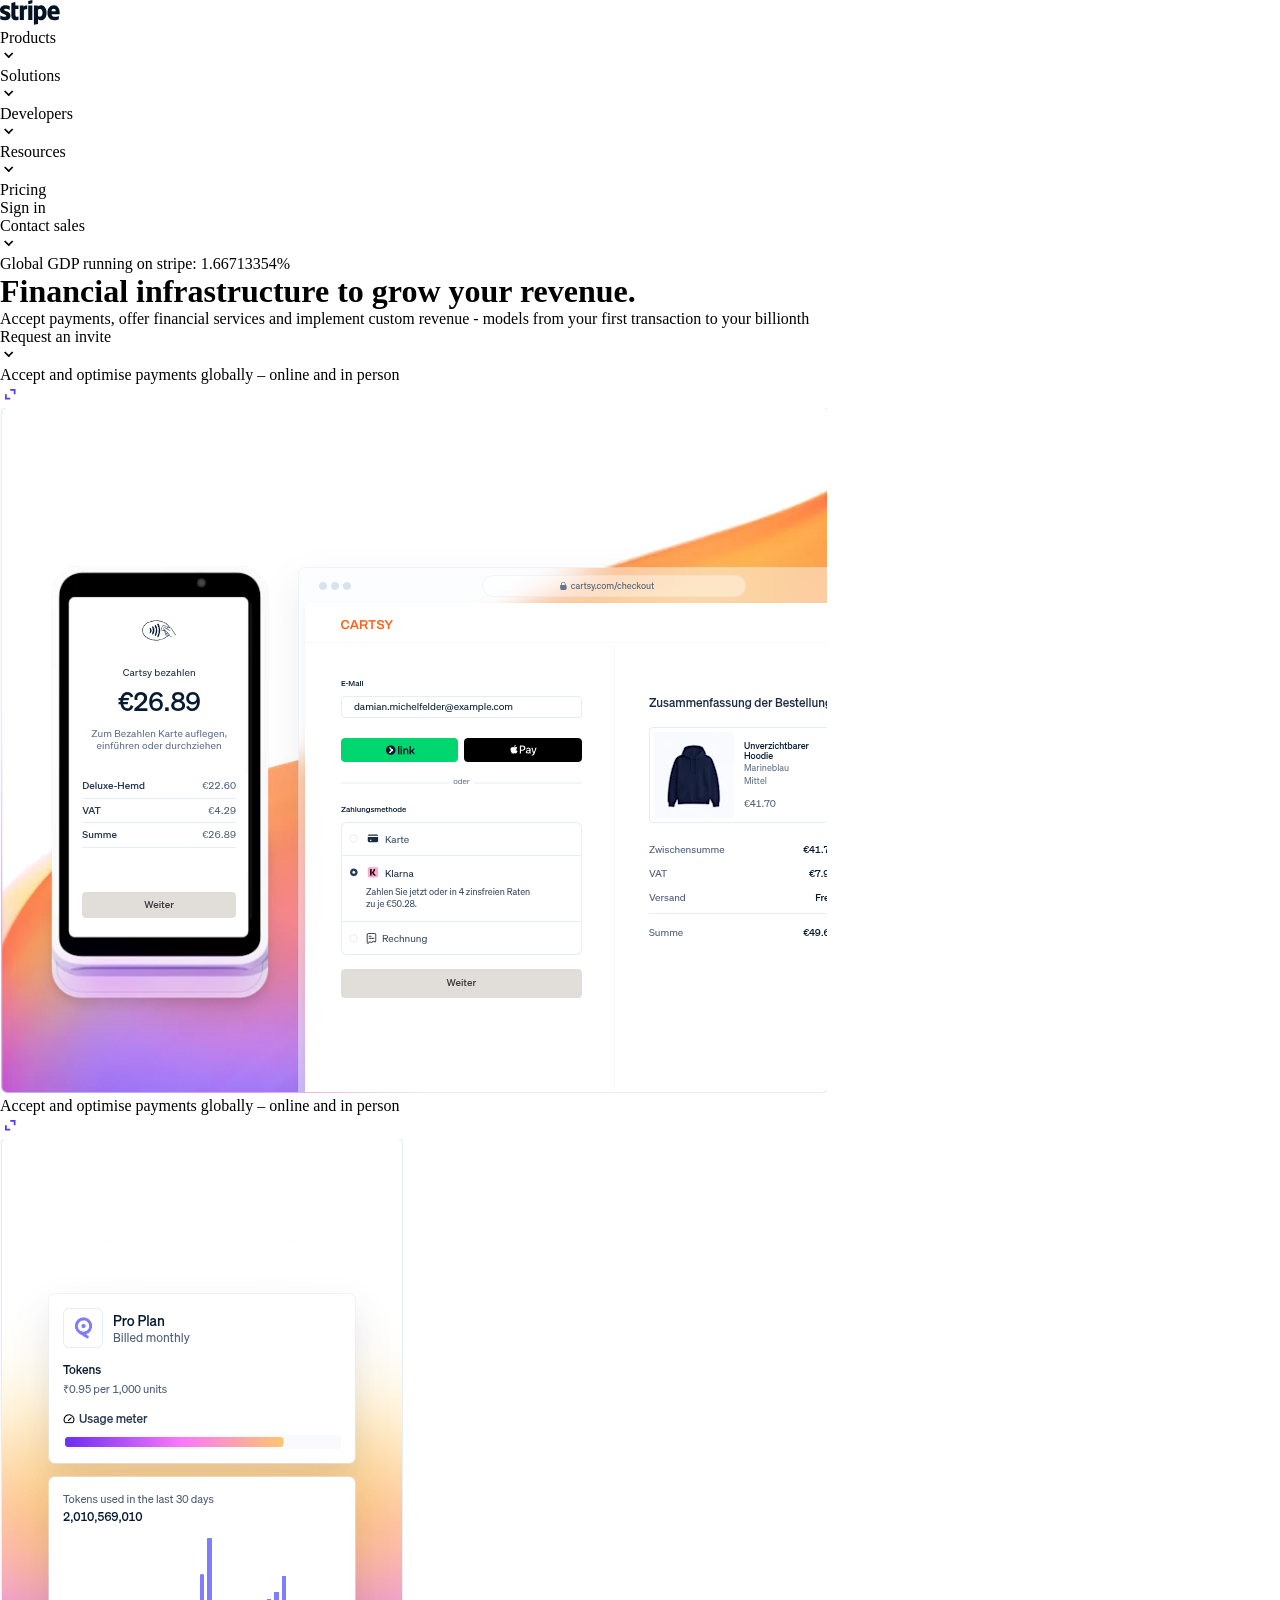
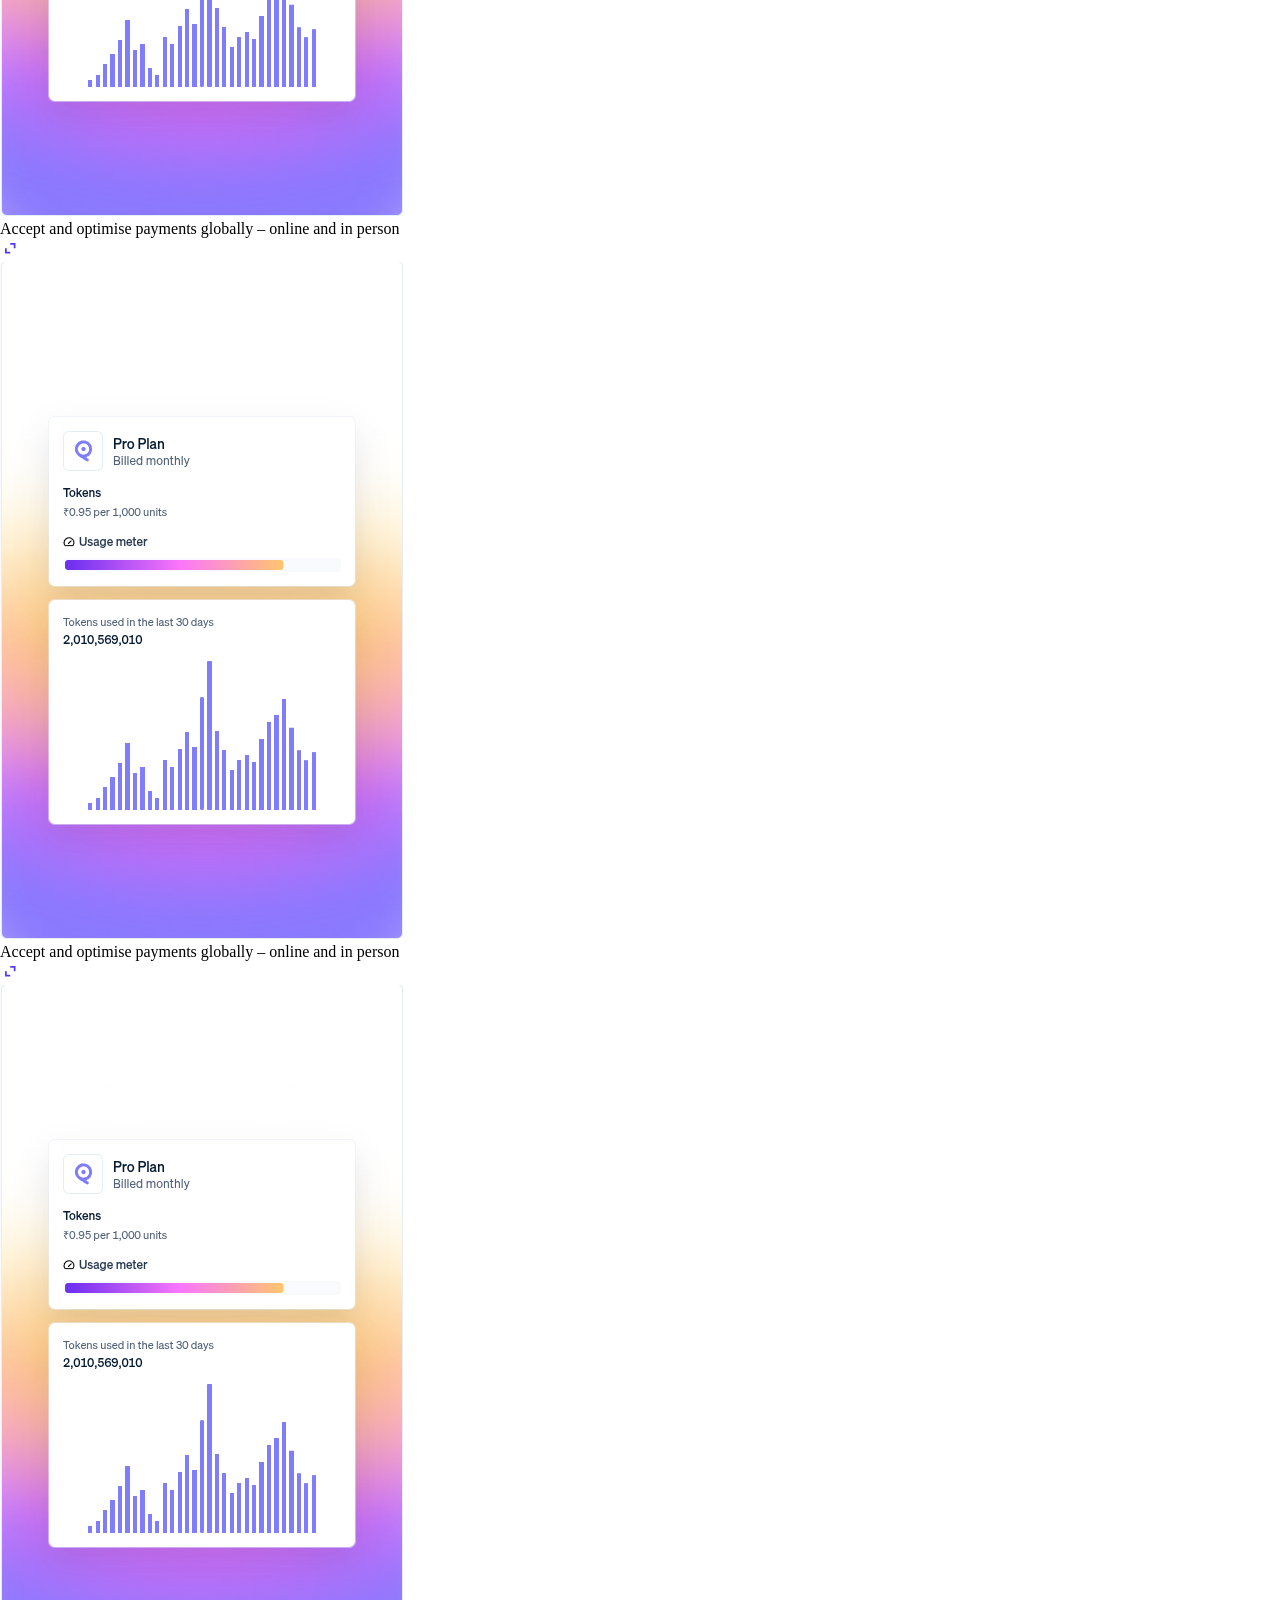
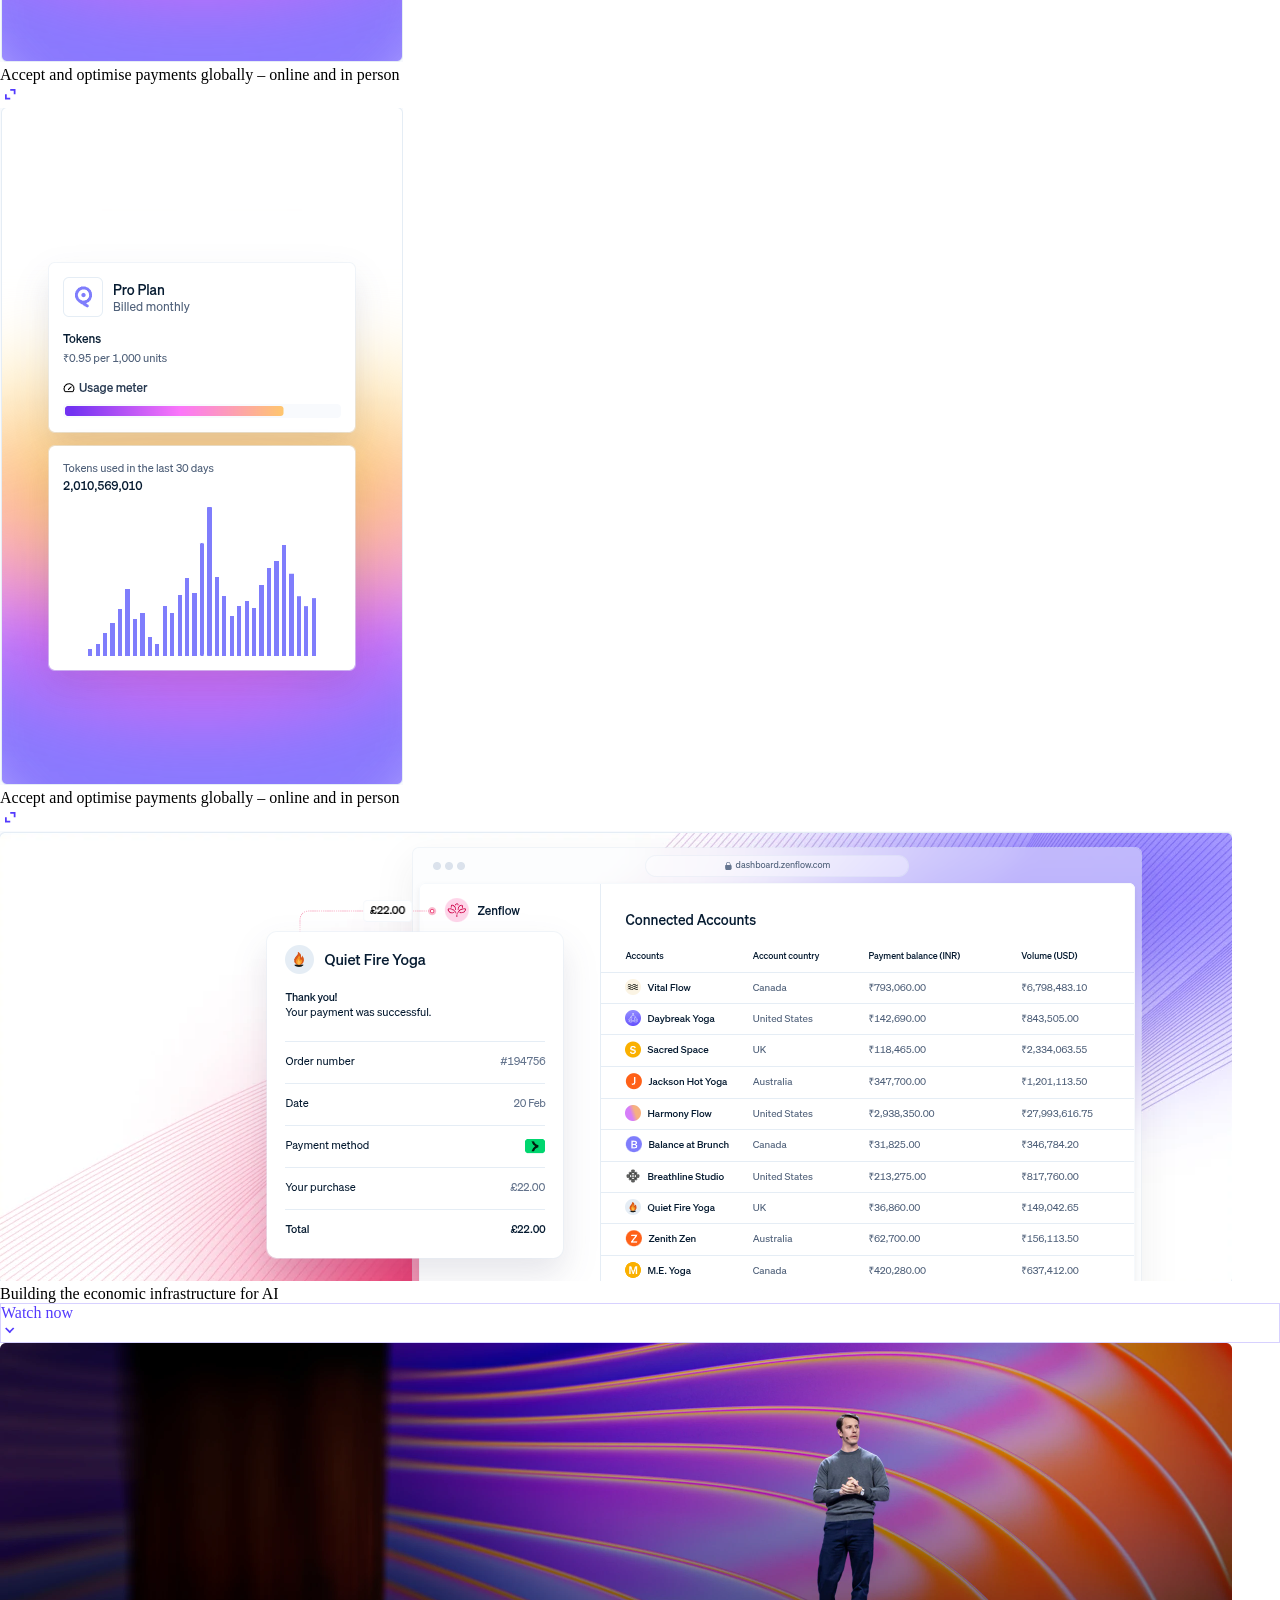
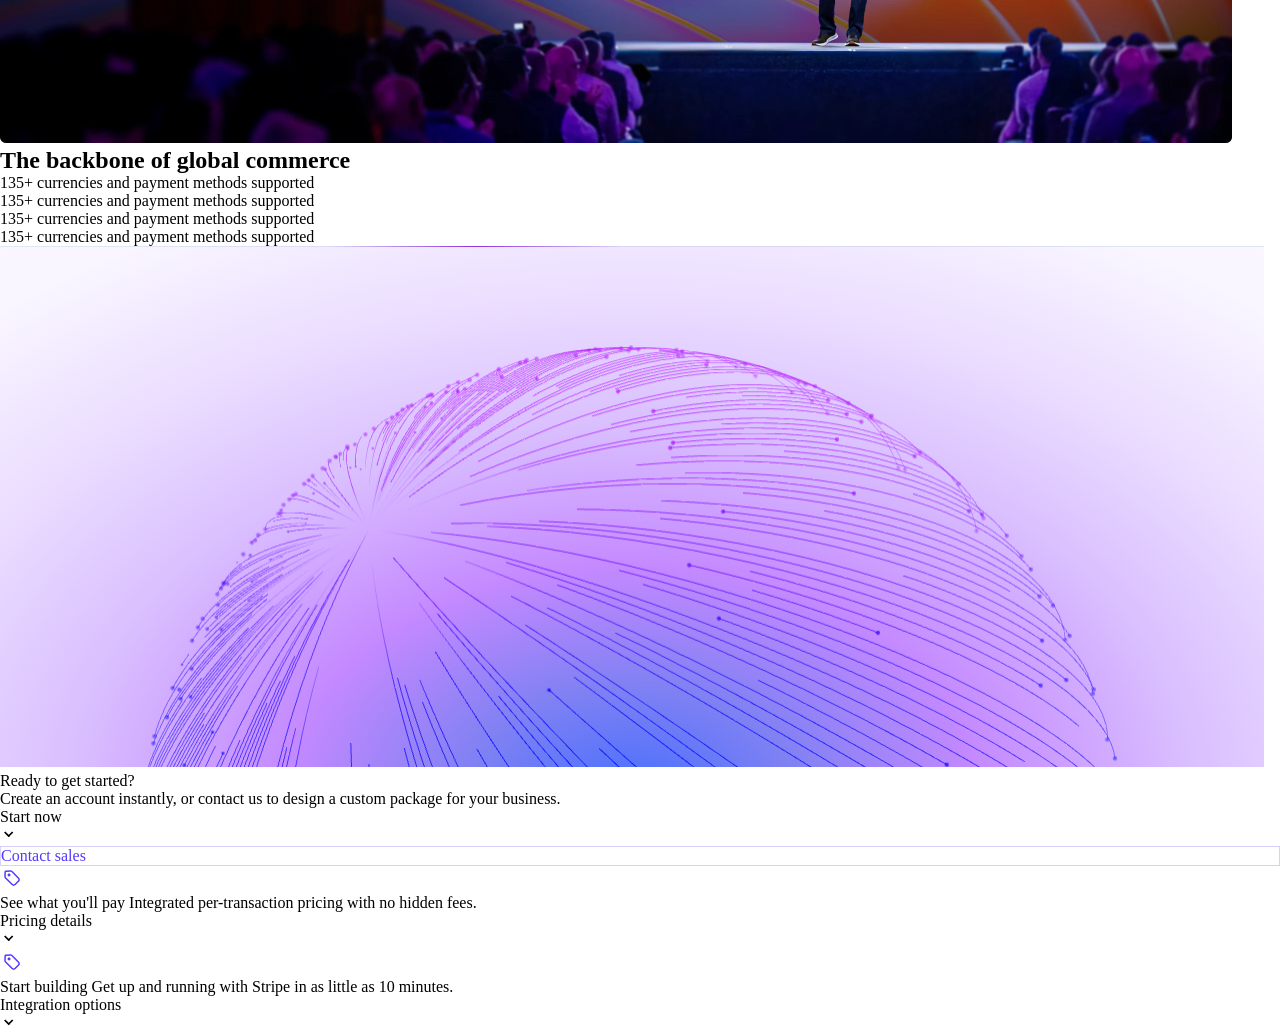
<file: home.html>
<!doctype html>
<html lang="en">
  <head>
    <meta charset="UTF-8" />
    <meta name="viewport" content="width=device-width, initial-scale=1.0" />
    <link rel="stylesheet" href="style.css" />
    <title>Document</title>
  </head>
  <body>
    <div class="background-body"></div>
    <header class="flex">
      <div class="nav-top">
        <nav class="flex">
          <div class="nav-left flex">
            <div class="stripe-logo flexbox">
              <svg
                xmlns="http://www.w3.org/2000/svg"
                width="60"
                height="25"
                fill="#031323"
                viewBox="0 0 60 25"
                aria-label="Stripe logo"
              >
                <path
                  fill="var(--hds-color-text-solid)"
                  fill-rule="evenodd"
                  d="M59.6444 14.2813h-8.062c.1843 1.9296 1.5983 2.5476 3.2032 2.5476 1.6352 0 2.9534-.3656 4.0453-.9506v3.3179c-1.1186.7115-2.5964 1.1068-4.5645 1.1068-4.011 0-6.8218-2.5122-6.8218-7.4783 0-4.19441 2.3837-7.52509 6.3017-7.52509 3.912 0 5.9537 3.28038 5.9537 7.49819 0 .3982-.0372 1.261-.0556 1.4835Zm-5.9241-5.62407c-1.0294 0-2.1739.72812-2.1739 2.58387h4.2573c0-1.85362-1.0721-2.58387-2.0834-2.58387ZM40.9547 20.303c-1.4411 0-2.322-.6087-2.9133-1.0417l-.0088 4.6271-4.1181.8755-.0014-19.19053h3.7543l.0864 1.01784c.6035-.52914 1.6114-1.29157 3.2256-1.29162 2.8925 0 5.6162 2.6052 5.6162 7.39971 0 5.2327-2.6948 7.6037-5.6409 7.6037Zm-.959-11.35573c-.9453 0-1.5376.34559-1.9669.81586l.0245 6.11967c.3997.433.9763.7813 1.9424.7813 1.5231 0 2.5437-1.6575 2.5437-3.8745 0-2.1544-1.037-3.84233-2.5437-3.84233Zm-11.7602-3.3739h4.1341V20.0088h-4.1341V5.57337Zm0-4.694699L32.3696 0v3.35821l-4.1341.87868V.878671ZM23.9198 10.2223v9.7861h-4.1156V5.57296h3.6867l.1317 1.21751c1.0035-1.7722 3.0722-1.41321 3.6209-1.21594v3.78524c-.5242-.16908-2.2894-.42779-3.3237.86253Zm-8.5525 4.7221c0 2.4275 2.5988 1.6719 3.1263 1.4609v3.3522c-.5492.3013-1.5437.5458-2.8901.5458-2.4441 0-4.2773-1.7999-4.2773-4.2379l.0173-13.17658 4.0206-.85464.0032 3.5395h3.1278V9.0857h-3.1278v5.8588-.0001Zm-4.9069.7026c0 2.9645-2.31051 4.6562-5.73464 4.6562-1.41958 0-2.92289-.2761-4.453935-.9347v-3.9319c1.382085.7516 3.093705 1.315 4.457755 1.315.91864 0 1.53106-.2459 1.53106-1.0069C6.26064 13.7786 0 14.5192 0 9.95995 0 7.04457 2.27622 5.2998 5.61655 5.2998c1.36404 0 2.72806.20934 4.09208.75351V9.9317c-1.25265-.67618-2.84332-1.05979-4.09588-1.05979-.86296 0-1.44753.24965-1.44753.8924.0001 1.85329 6.29518.97249 6.29518 5.88279v-.0001Z"
                  clip-rule="evenodd"
                ></path>
              </svg>
            </div>
            <div class="nav-links flexbox">
              <div class="nav-link flexbox">
                <span>Products</span>
                <div class="drop-down-icon">
                  <svg
                    class="hds-icon navigation__chevron-down-icon"
                    width="16"
                    height="16"
                    viewBox="0 0 16 16"
                    fill="none"
                    xmlns="http://www.w3.org/2000/svg"
                    aria-hidden="true"
                  >
                    <path
                      class="navigation__chevron-down-icon__left"
                      d="M4.67065 6L9.3 10.6"
                      stroke="currentColor"
                      stroke-width="1.75"
                    ></path>
                    <path
                      class="navigation__chevron-down-icon__right"
                      d="M12.6707 6L8.67065 10"
                      stroke="currentColor"
                      stroke-width="1.75"
                    ></path>
                  </svg>
                </div>
              </div>
              <div class="nav-link flexbox">
                <span>Solutions</span>
                <div class="drop-down-icon">
                  <svg
                    class="hds-icon navigation__chevron-down-icon"
                    width="16"
                    height="16"
                    viewBox="0 0 16 16"
                    fill="none"
                    xmlns="http://www.w3.org/2000/svg"
                    aria-hidden="true"
                  >
                    <path
                      class="navigation__chevron-down-icon__left"
                      d="M4.67065 6L9.3 10.6"
                      stroke="currentColor"
                      stroke-width="1.75"
                    ></path>
                    <path
                      class="navigation__chevron-down-icon__right"
                      d="M12.6707 6L8.67065 10"
                      stroke="currentColor"
                      stroke-width="1.75"
                    ></path>
                  </svg>
                </div>
              </div>
              <div class="nav-link flexbox">
                <span>Developers</span>
                <div class="drop-down-icon">
                  <svg
                    class="hds-icon navigation__chevron-down-icon"
                    width="16"
                    height="16"
                    viewBox="0 0 16 16"
                    fill="none"
                    xmlns="http://www.w3.org/2000/svg"
                    aria-hidden="true"
                  >
                    <path
                      class="navigation__chevron-down-icon__left"
                      d="M4.67065 6L9.3 10.6"
                      stroke="currentColor"
                      stroke-width="1.75"
                    ></path>
                    <path
                      class="navigation__chevron-down-icon__right"
                      d="M12.6707 6L8.67065 10"
                      stroke="currentColor"
                      stroke-width="1.75"
                    ></path>
                  </svg>
                </div>
              </div>
              <div class="nav-link flexbox">
                <span>Resources</span>
                <div class="drop-down-icon">
                  <svg
                    class="hds-icon navigation__chevron-down-icon"
                    width="16"
                    height="16"
                    viewBox="0 0 16 16"
                    fill="none"
                    xmlns="http://www.w3.org/2000/svg"
                    aria-hidden="true"
                  >
                    <path
                      class="navigation__chevron-down-icon__left"
                      d="M4.67065 6L9.3 10.6"
                      stroke="currentColor"
                      stroke-width="1.75"
                    ></path>
                    <path
                      class="navigation__chevron-down-icon__right"
                      d="M12.6707 6L8.67065 10"
                      stroke="currentColor"
                      stroke-width="1.75"
                    ></path>
                  </svg>
                </div>
              </div>
              <div class="nav-link flexbox">
                <span>Pricing</span>
              </div>
            </div>
          </div>
          <div class="nav-right flexbox">
            <div class="sign-in button flexbox">Sign in</div>
            <div class="purple-button button flexbox">
              <span>Contact sales</span>
              <div class="drop-down-icon">
                <svg
                  class="hds-icon navigation__chevron-down-icon"
                  width="16"
                  height="16"
                  viewBox="0 0 16 16"
                  fill="none"
                  xmlns="http://www.w3.org/2000/svg"
                  aria-hidden="true"
                >
                  <path
                    class="navigation__chevron-down-icon__left"
                    d="M4.67065 6L9.3 10.6"
                    stroke="currentColor"
                    stroke-width="1.75"
                  ></path>
                  <path
                    class="navigation__chevron-down-icon__right"
                    d="M12.6707 6L8.67065 10"
                    stroke="currentColor"
                    stroke-width="1.75"
                  ></path>
                </svg>
              </div>
            </div>
          </div>
        </nav>
      </div>
    </header>
    <main>
      <div class="section">
        <div class="hero-section-top">
          <div class="hero-section flex">
            <div class="hero-start">
              <span>Global GDP running on stripe: </span
              ><span>1.66713354%</span>
            </div>
            <div class="hero-main">
              <h1>Financial infrastructure to grow your revenue.</h1>
              <div class="hero-main-grey flex">
                <span>Accept payments, offer financial services and</span>
                <span>implement custom revenue - models from </span>
                <span>your first transaction to your billionth</span>
              </div>
            </div>
            <div class="purple-button button request-button flexbox">
              <span>Request an invite</span>
              <div class="drop-down-icon">
                <svg
                  class="hds-icon navigation__chevron-down-icon"
                  width="16"
                  height="16"
                  viewBox="0 0 16 16"
                  fill="none"
                  xmlns="http://www.w3.org/2000/svg"
                  aria-hidden="true"
                >
                  <path
                    class="navigation__chevron-down-icon__left"
                    d="M4.67065 6L9.3 10.6"
                    stroke="currentColor"
                    stroke-width="1.75"
                  ></path>
                  <path
                    class="navigation__chevron-down-icon__right"
                    d="M12.6707 6L8.67065 10"
                    stroke="currentColor"
                    stroke-width="1.75"
                  ></path>
                </svg>
              </div>
            </div>
          </div>
        </div>
        <div class="scroll-logo"></div>
      </div>
      <div class="section">
        <div class="section-container flex">
          <div class="card">
            <div class="card-title">
              <span>
                Accept and optimise payments globally – online and in person
              </span>
            </div>
            <div class="card-expand flexbox">
              <svg
                width="20"
                height="20"
                viewBox="0 0 20 20"
                fill="#533afd"
                xmlns="http://www.w3.org/2000/svg"
                aria-hidden="true"
              >
                <path
                  d="M13.75 6.75L10.25 6.75L10.25 5L15.5 5L15.5 10.25L13.75 10.25L13.75 6.75Z"
                ></path>
                <path
                  d="M6.75 10.25L5 10.25L5 15.5L10.25 15.5L10.25 13.75L6.75 13.75L6.75 10.25Z"
                ></path>
              </svg>
            </div>
            <div class="card-image">
              <img src="card3.png" alt="" />
            </div>
          </div>
          <div class="square-card">
            <div class="card-title">
              <span>
                Accept and optimise payments globally – online and in person
              </span>
            </div>
            <div class="card-expand flexbox">
              <svg
                width="20"
                height="20"
                viewBox="0 0 20 20"
                fill="#533afd"
                xmlns="http://www.w3.org/2000/svg"
                aria-hidden="true"
              >
                <path
                  d="M13.75 6.75L10.25 6.75L10.25 5L15.5 5L15.5 10.25L13.75 10.25L13.75 6.75Z"
                ></path>
                <path
                  d="M6.75 10.25L5 10.25L5 15.5L10.25 15.5L10.25 13.75L6.75 13.75L6.75 10.25Z"
                ></path>
              </svg>
            </div>
            <div class="card-image">
              <img src="card2.png" alt="" />
            </div>
          </div>
          <div class="square-card">
            <div class="card-title">
              <span>
                Accept and optimise payments globally – online and in person
              </span>
            </div>
            <div class="card-expand flexbox">
              <svg
                width="20"
                height="20"
                viewBox="0 0 20 20"
                fill="#533afd"
                xmlns="http://www.w3.org/2000/svg"
                aria-hidden="true"
              >
                <path
                  d="M13.75 6.75L10.25 6.75L10.25 5L15.5 5L15.5 10.25L13.75 10.25L13.75 6.75Z"
                ></path>
                <path
                  d="M6.75 10.25L5 10.25L5 15.5L10.25 15.5L10.25 13.75L6.75 13.75L6.75 10.25Z"
                ></path>
              </svg>
            </div>
            <div class="card-image">
              <img src="card2.png" alt="" />
            </div>
          </div>
          <div class="square-card">
            <div class="card-title">
              <span>
                Accept and optimise payments globally – online and in person
              </span>
            </div>
            <div class="card-expand flexbox">
              <svg
                width="20"
                height="20"
                viewBox="0 0 20 20"
                fill="#533afd"
                xmlns="http://www.w3.org/2000/svg"
                aria-hidden="true"
              >
                <path
                  d="M13.75 6.75L10.25 6.75L10.25 5L15.5 5L15.5 10.25L13.75 10.25L13.75 6.75Z"
                ></path>
                <path
                  d="M6.75 10.25L5 10.25L5 15.5L10.25 15.5L10.25 13.75L6.75 13.75L6.75 10.25Z"
                ></path>
              </svg>
            </div>
            <div class="card-image">
              <img src="card2.png" alt="" />
            </div>
          </div>
          <div class="square-card">
            <div class="card-title">
              <span>
                Accept and optimise payments globally – online and in person
              </span>
            </div>
            <div class="card-expand flexbox">
              <svg
                width="20"
                height="20"
                viewBox="0 0 20 20"
                fill="#533afd"
                xmlns="http://www.w3.org/2000/svg"
                aria-hidden="true"
              >
                <path
                  d="M13.75 6.75L10.25 6.75L10.25 5L15.5 5L15.5 10.25L13.75 10.25L13.75 6.75Z"
                ></path>
                <path
                  d="M6.75 10.25L5 10.25L5 15.5L10.25 15.5L10.25 13.75L6.75 13.75L6.75 10.25Z"
                ></path>
              </svg>
            </div>
            <div class="card-image">
              <img src="card2.png" alt="" />
            </div>
          </div>
          <div class="horizontal-card">
            <div class="card-title">
              <span>
                Accept and optimise payments globally – online and in person
              </span>
            </div>
            <div class="card-expand flexbox">
              <svg
                width="20"
                height="20"
                viewBox="0 0 20 20"
                fill="#533afd"
                xmlns="http://www.w3.org/2000/svg"
                aria-hidden="true"
              >
                <path
                  d="M13.75 6.75L10.25 6.75L10.25 5L15.5 5L15.5 10.25L13.75 10.25L13.75 6.75Z"
                ></path>
                <path
                  d="M6.75 10.25L5 10.25L5 15.5L10.25 15.5L10.25 13.75L6.75 13.75L6.75 10.25Z"
                ></path>
              </svg>
            </div>
            <div class="card-image">
              <img src="card4.png" alt="" />
            </div>
          </div>
        </div>
      </div>
      <div class="section">
        <div class="section-container flex">
          <div class="horizontal-card">
            <div class="banner-title">
              <div class="flex-column">
                <div class="banner">Building the economic infrastructure for AI</div>
                <div
                  style=" align-self: flex-start;
                    background-color: white;
                    color: #533afd;
                    border: 0.1px solid #533afd3b;
                  "
                  class="button request-button flexbox"
                >
                  <span>Watch now</span>
                  <div class="drop-down-icon">
                    <svg
                      class="hds-icon navigation__chevron-down-icon"
                      width="16"
                      height="16"
                      viewBox="0 0 16 16"
                      fill="none"
                      xmlns="http://www.w3.org/2000/svg"
                      aria-hidden="true"
                    >
                      <path
                        class="navigation__chevron-down-icon__left"
                        d="M4.67065 6L9.3 10.6"
                        stroke="currentColor"
                        stroke-width="1.75"
                      ></path>
                      <path
                        class="navigation__chevron-down-icon__right"
                        d="M12.6707 6L8.67065 10"
                        stroke="currentColor"
                        stroke-width="1.75"
                      ></path>
                    </svg>
                  </div>
                </div>
              </div>
            </div>
            <div class="card-image">
              <img src="card5.png" alt="" />
            </div>
          </div>
        </div>
      </div>
      <div class="section">
        <div class="section-container flex">
          <div class="flexbox">
            <h2>The backbone of global commerce</h2>
          </div>
        </div>
        <div class="stats">
          <div class="stat">
            <span class="stat-value"> 135+ </span>
            <span class="stat-desc">
              currencies and payment methods supported
            </span>
          </div>
          <div class="stat">
            <span class="stat-value"> 135+ </span>
            <span class="stat-desc">
              currencies and payment methods supported
            </span>
          </div>
          <div class="stat">
            <span class="stat-value"> 135+ </span>
            <span class="stat-desc">
              currencies and payment methods supported
            </span>
          </div>
          <div class="stat">
            <span class="stat-value"> 135+ </span>
            <span class="stat-desc">
              currencies and payment methods supported
            </span>
          </div>
        </div>
        <div class="graphic flex">
          <img src="flower.png" alt="" />
        </div>
      </div>
      <div class="section">
        <div class="section-container flex">
          <div class="get-started flex">
            <div class="get-started-left">
              <div class="get-started-desc">
                <div class="header-text">Ready to get started?</div>
                <div class="desc-text">
                  Create an account instantly, or contact us to design a custom
                  package for your business.
                </div>
              </div>
              <div class="get-started-buttons flex">
                <div class="purple-button button request-button flexbox">
                  <span>Start now</span>
                  <div class="drop-down-icon">
                    <svg
                      class="hds-icon navigation__chevron-down-icon"
                      width="16"
                      height="16"
                      viewBox="0 0 16 16"
                      fill="none"
                      xmlns="http://www.w3.org/2000/svg"
                      aria-hidden="true"
                    >
                      <path
                        class="navigation__chevron-down-icon__left"
                        d="M4.67065 6L9.3 10.6"
                        stroke="currentColor"
                        stroke-width="1.75"
                      ></path>
                      <path
                        class="navigation__chevron-down-icon__right"
                        d="M12.6707 6L8.67065 10"
                        stroke="currentColor"
                        stroke-width="1.75"
                      ></path>
                    </svg>
                  </div>
                </div>
                <div
                  style="color: #533afd; border: 0.1px solid #533afd3b"
                  class="button request-button flexbox"
                >
                  <span>Contact sales</span>
                </div>
              </div>
            </div>
            <div class="get-started-card">
              <div class="icon-tag flexbox">
                <svg
                  width="24"
                  height="24"
                  viewBox="0 0 24 24"
                  fill="none"
                  xmlns="http://www.w3.org/2000/svg"
                  aria-hidden="true"
                  class="icon charm__svg"
                >
                  <mask
                    id="animated-tag-mask-a-:r1l:"
                    maskUnits="userSpaceOnUse"
                    x="0"
                    y="0"
                    width="24"
                    height="24"
                    style="mask-type: alpha"
                  >
                    <path
                      d="M7.97868 10.0982C8.56431 10.6838 9.51382 10.6838 10.0995 10.0982C10.6851 9.51252 10.6851 8.56302 10.0995 7.97738C9.51382 7.39174 8.56431 7.39174 7.97868 7.97738C7.39304 8.56302 7.39304 9.51252 7.97868 10.0982Z"
                      fill="white"
                    ></path>
                    <path
                      fill-rule="evenodd"
                      clip-rule="evenodd"
                      d="M12.4801 5.05473C11.9426 4.51724 11.2066 4.22619 10.4469 4.2507L5.83281 4.39954C5.64236 4.40568 5.46139 4.48408 5.32666 4.61882L4.61955 5.32593C4.48482 5.46066 4.40642 5.64163 4.40027 5.83208L4.25143 10.4461C4.22692 11.2059 4.51797 11.9419 5.05546 12.4793L11.6906 19.1145C12.7646 20.1884 14.5058 20.1884 15.5797 19.1145L19.1152 15.579C20.1892 14.505 20.1892 12.7638 19.1152 11.6899L12.4801 5.05473ZM10.4952 5.74992C10.8406 5.73878 11.1751 5.87107 11.4194 6.11539L18.0546 12.7505C18.5427 13.2387 18.5427 14.0302 18.0546 14.5183L14.519 18.0538C14.0309 18.542 13.2394 18.542 12.7513 18.0538L6.11612 11.4187C5.8718 11.1744 5.73951 10.8398 5.75065 10.4945L5.88993 6.17687L6.1776 5.8892L10.4952 5.74992Z"
                      fill="white"
                      style="
                        transform-origin: 9.25px 9.25px;
                        transform-box: view-box;
                      "
                    ></path>
                  </mask>
                  <g mask="url(#animated-tag-mask-a-:r1l:)">
                    <rect width="24" height="24" fill="#533afd"></rect>
                  </g>
                  <defs>
                    <linearGradient
                      id="animated-tag-gradient-a-:r1m:"
                      x1="15.3494"
                      y1="4.54712e-07"
                      x2="7.07976"
                      y2="22.5225"
                      gradientUnits="userSpaceOnUse"
                    >
                      <stop stop-color="var(--icon-gradient-start)"></stop>
                      <stop
                        offset="0.5"
                        stop-color="var(--icon-gradient-middle)"
                      ></stop>
                      <stop
                        offset="1"
                        stop-color="var(--icon-gradient-end)"
                      ></stop>
                    </linearGradient>
                  </defs>
                </svg>
              </div>
              <div class="get-started-text flex-column">
                <span> See what you'll pay </span>
                <span
                  >Integrated per-transaction pricing with no hidden fees.</span
                >
              </div>
              <div class="started-button flex">
                <span>Pricing details</span>
                <div class="drop-down-icon">
                  <svg
                    class="hds-icon navigation__chevron-down-icon"
                    width="16"
                    height="16"
                    viewBox="0 0 16 16"
                    fill="none"
                    xmlns="http://www.w3.org/2000/svg"
                    aria-hidden="true"
                  >
                    <path
                      class="navigation__chevron-down-icon__left"
                      d="M4.67065 6L9.3 10.6"
                      stroke="currentColor"
                      stroke-width="1.75"
                    ></path>
                    <path
                      class="navigation__chevron-down-icon__right"
                      d="M12.6707 6L8.67065 10"
                      stroke="currentColor"
                      stroke-width="1.75"
                    ></path>
                  </svg>
                </div>
              </div>
            </div>
            <div class="get-started-card">
              <div class="icon-tag flexbox">
                <svg
                  width="24"
                  height="24"
                  viewBox="0 0 24 24"
                  fill="none"
                  xmlns="http://www.w3.org/2000/svg"
                  aria-hidden="true"
                  class="icon charm__svg"
                >
                  <mask
                    id="animated-tag-mask-a-:r1l:"
                    maskUnits="userSpaceOnUse"
                    x="0"
                    y="0"
                    width="24"
                    height="24"
                    style="mask-type: alpha"
                  >
                    <path
                      d="M7.97868 10.0982C8.56431 10.6838 9.51382 10.6838 10.0995 10.0982C10.6851 9.51252 10.6851 8.56302 10.0995 7.97738C9.51382 7.39174 8.56431 7.39174 7.97868 7.97738C7.39304 8.56302 7.39304 9.51252 7.97868 10.0982Z"
                      fill="white"
                    ></path>
                    <path
                      fill-rule="evenodd"
                      clip-rule="evenodd"
                      d="M12.4801 5.05473C11.9426 4.51724 11.2066 4.22619 10.4469 4.2507L5.83281 4.39954C5.64236 4.40568 5.46139 4.48408 5.32666 4.61882L4.61955 5.32593C4.48482 5.46066 4.40642 5.64163 4.40027 5.83208L4.25143 10.4461C4.22692 11.2059 4.51797 11.9419 5.05546 12.4793L11.6906 19.1145C12.7646 20.1884 14.5058 20.1884 15.5797 19.1145L19.1152 15.579C20.1892 14.505 20.1892 12.7638 19.1152 11.6899L12.4801 5.05473ZM10.4952 5.74992C10.8406 5.73878 11.1751 5.87107 11.4194 6.11539L18.0546 12.7505C18.5427 13.2387 18.5427 14.0302 18.0546 14.5183L14.519 18.0538C14.0309 18.542 13.2394 18.542 12.7513 18.0538L6.11612 11.4187C5.8718 11.1744 5.73951 10.8398 5.75065 10.4945L5.88993 6.17687L6.1776 5.8892L10.4952 5.74992Z"
                      fill="white"
                      style="
                        transform-origin: 9.25px 9.25px;
                        transform-box: view-box;
                      "
                    ></path>
                  </mask>
                  <g mask="url(#animated-tag-mask-a-:r1l:)">
                    <rect width="24" height="24" fill="#533afd"></rect>
                  </g>
                  <defs>
                    <linearGradient
                      id="animated-tag-gradient-a-:r1m:"
                      x1="15.3494"
                      y1="4.54712e-07"
                      x2="7.07976"
                      y2="22.5225"
                      gradientUnits="userSpaceOnUse"
                    >
                      <stop stop-color="var(--icon-gradient-start)"></stop>
                      <stop
                        offset="0.5"
                        stop-color="var(--icon-gradient-middle)"
                      ></stop>
                      <stop
                        offset="1"
                        stop-color="var(--icon-gradient-end)"
                      ></stop>
                    </linearGradient>
                  </defs>
                </svg>
              </div>
              <div class="get-started-text flex-column">
                <span>Start building</span>
                <span
                  >Get up and running with Stripe in as little as 10
                  minutes.</span
                >
              </div>
              <div class="started-button flex">
                <span>Integration options</span>
                <div class="drop-down-icon">
                  <svg
                    class="hds-icon navigation__chevron-down-icon"
                    width="16"
                    height="16"
                    viewBox="0 0 16 16"
                    fill="none"
                    xmlns="http://www.w3.org/2000/svg"
                    aria-hidden="true"
                  >
                    <path
                      class="navigation__chevron-down-icon__left"
                      d="M4.67065 6L9.3 10.6"
                      stroke="currentColor"
                      stroke-width="1.75"
                    ></path>
                    <path
                      class="navigation__chevron-down-icon__right"
                      d="M12.6707 6L8.67065 10"
                      stroke="currentColor"
                      stroke-width="1.75"
                    ></path>
                  </svg>
                </div>
              </div>
            </div>
          </div>
        </div>
      </div>
    </main>
    <footer>
        <div class="section">
            <div class="section-container">
                <div class="flex-column">
                </div>
            </div>
        </div>
    </footer>
  </body>
</html>
</file>
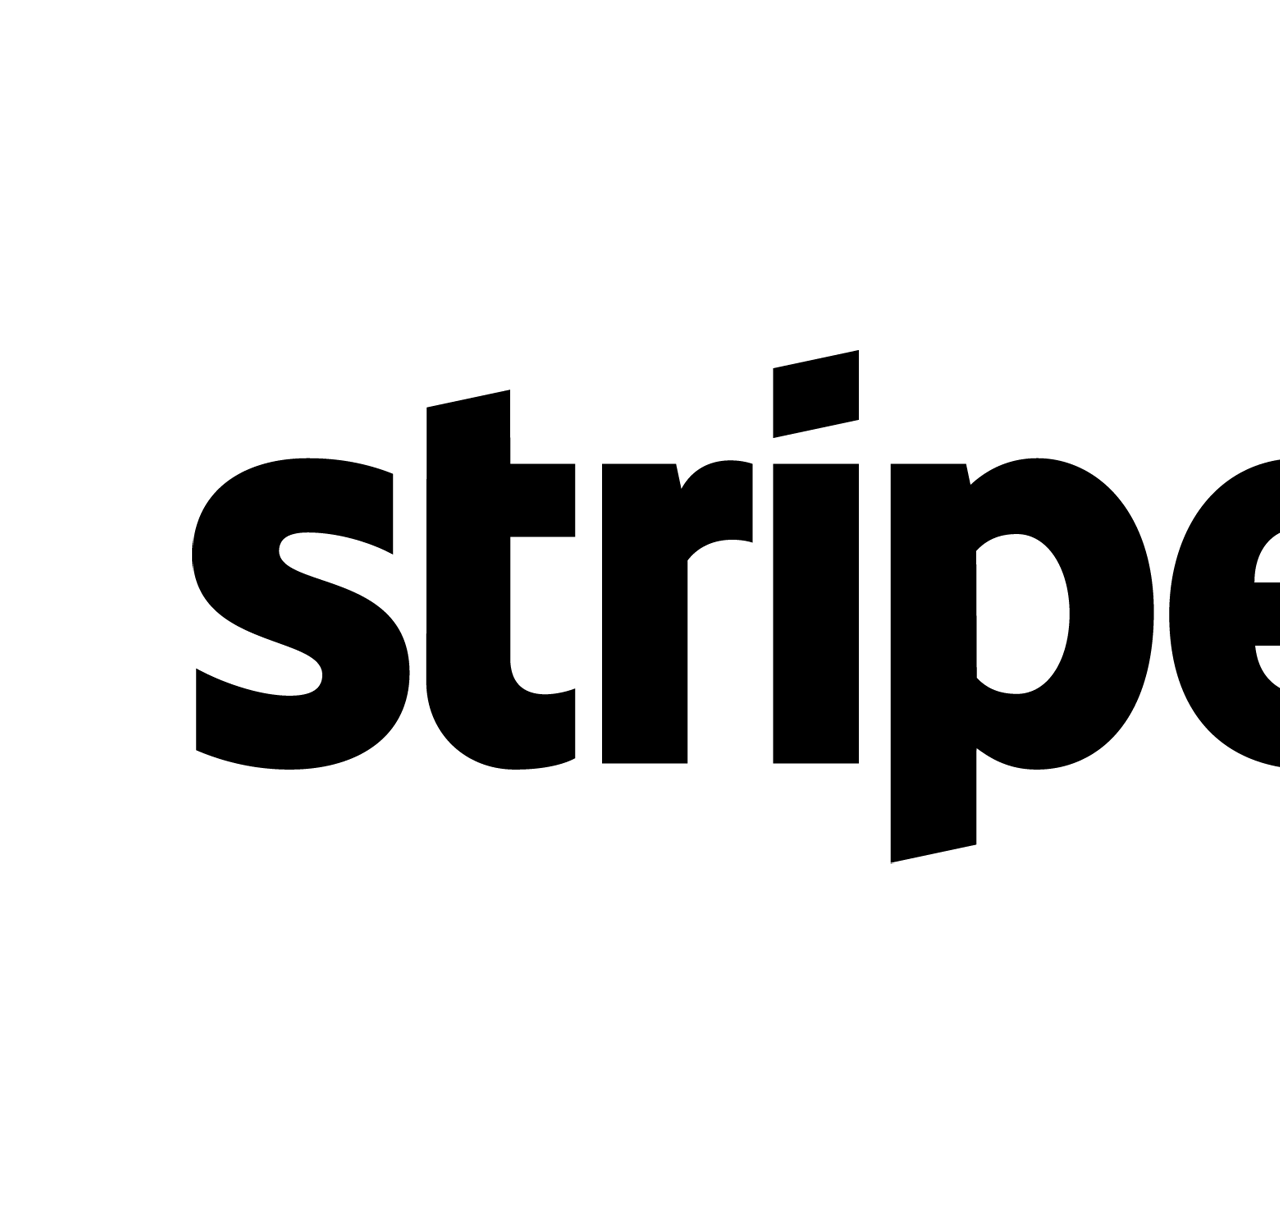
<file: signin_page.html>
<!DOCTYPE html>
<html lang="en">
<head>
    <meta charset="UTF-8">
    <meta name="viewport" content="width=device-width, initial-scale=1.0">
    <title>Stripe Login | Sign in to the Stripe Dashboard</title>
</head>
<body>
    <header>
        <a href="index.html">
            <img src="images/stripe-logo.png" alt="logo">
        </a>
    </header>
</body>
</html>
</file>
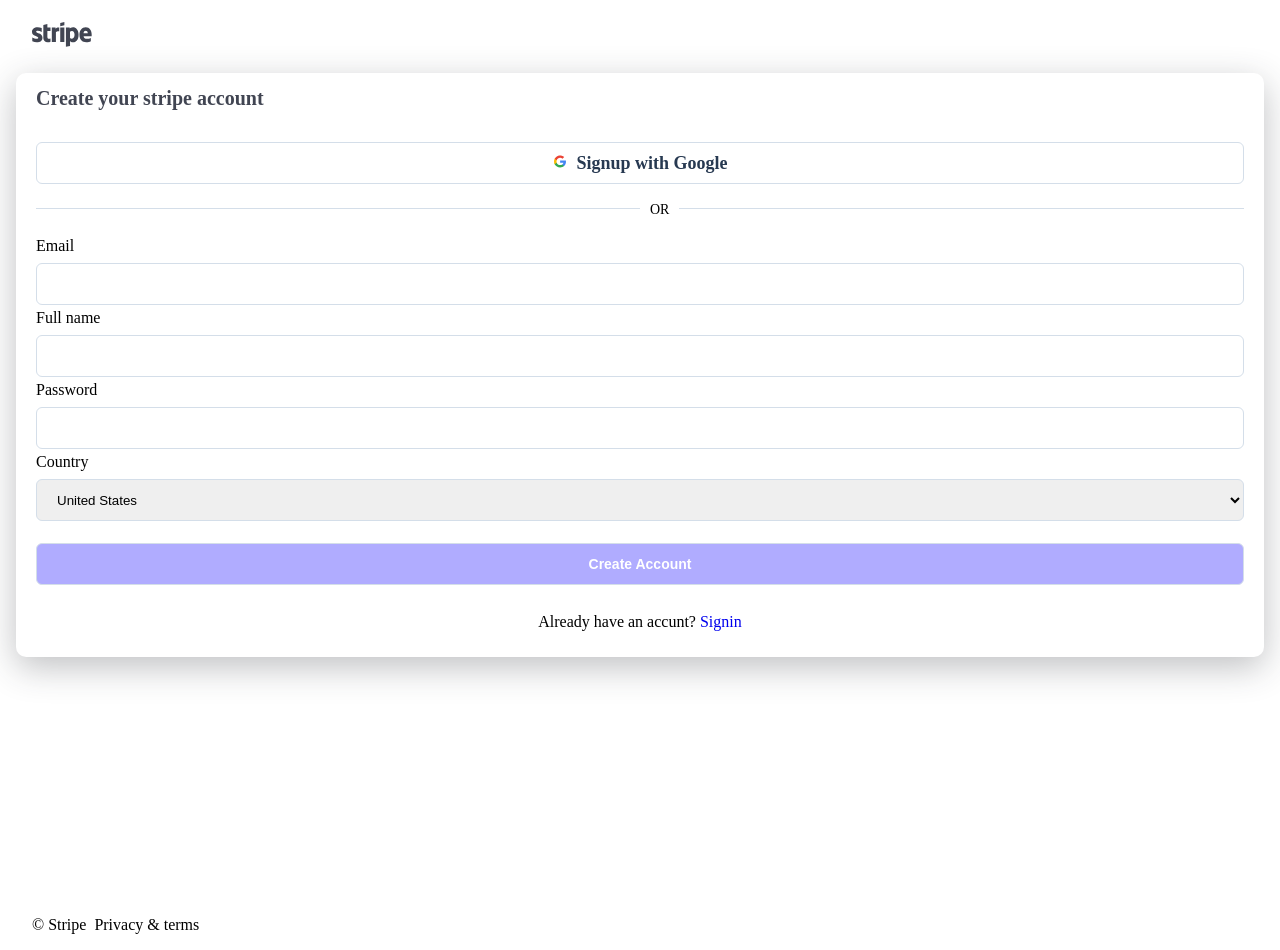
<file: signup.html>
<!DOCTYPE html>
<html lang="en">
<head>
    <meta charset="UTF-8">
    <meta name="viewport" content="width=device-width, initial-scale=1.0">
    <link rel="stylesheet" href="./signup.css">
    <title>Signup</title>
</head>
<body>
    <div class="main">
        <div class="header">
            <div class="logo">
            <svg xmlns="http://www.w3.org/2000/svg" width="60" height="25" fill="#031323" viewBox="0 0 60 25" aria-label="Stripe logo" class="stripe-logo stripe-logo-signup"><path fill="var(--hds-color-text-solid)" fill-rule="evenodd" d="M59.6444 14.2813h-8.062c.1843 1.9296 1.5983 2.5476 3.2032 2.5476 1.6352 0 2.9534-.3656 4.0453-.9506v3.3179c-1.1186.7115-2.5964 1.1068-4.5645 1.1068-4.011 0-6.8218-2.5122-6.8218-7.4783 0-4.19441 2.3837-7.52509 6.3017-7.52509 3.912 0 5.9537 3.28038 5.9537 7.49819 0 .3982-.0372 1.261-.0556 1.4835Zm-5.9241-5.62407c-1.0294 0-2.1739.72812-2.1739 2.58387h4.2573c0-1.85362-1.0721-2.58387-2.0834-2.58387ZM40.9547 20.303c-1.4411 0-2.322-.6087-2.9133-1.0417l-.0088 4.6271-4.1181.8755-.0014-19.19053h3.7543l.0864 1.01784c.6035-.52914 1.6114-1.29157 3.2256-1.29162 2.8925 0 5.6162 2.6052 5.6162 7.39971 0 5.2327-2.6948 7.6037-5.6409 7.6037Zm-.959-11.35573c-.9453 0-1.5376.34559-1.9669.81586l.0245 6.11967c.3997.433.9763.7813 1.9424.7813 1.5231 0 2.5437-1.6575 2.5437-3.8745 0-2.1544-1.037-3.84233-2.5437-3.84233Zm-11.7602-3.3739h4.1341V20.0088h-4.1341V5.57337Zm0-4.694699L32.3696 0v3.35821l-4.1341.87868V.878671ZM23.9198 10.2223v9.7861h-4.1156V5.57296h3.6867l.1317 1.21751c1.0035-1.7722 3.0722-1.41321 3.6209-1.21594v3.78524c-.5242-.16908-2.2894-.42779-3.3237.86253Zm-8.5525 4.7221c0 2.4275 2.5988 1.6719 3.1263 1.4609v3.3522c-.5492.3013-1.5437.5458-2.8901.5458-2.4441 0-4.2773-1.7999-4.2773-4.2379l.0173-13.17658 4.0206-.85464.0032 3.5395h3.1278V9.0857h-3.1278v5.8588-.0001Zm-4.9069.7026c0 2.9645-2.31051 4.6562-5.73464 4.6562-1.41958 0-2.92289-.2761-4.453935-.9347v-3.9319c1.382085.7516 3.093705 1.315 4.457755 1.315.91864 0 1.53106-.2459 1.53106-1.0069C6.26064 13.7786 0 14.5192 0 9.95995 0 7.04457 2.27622 5.2998 5.61655 5.2998c1.36404 0 2.72806.20934 4.09208.75351V9.9317c-1.25265-.67618-2.84332-1.05979-4.09588-1.05979-.86296 0-1.44753.24965-1.44753.8924.0001 1.85329 6.29518.97249 6.29518 5.88279v-.0001Z" clip-rule="evenodd"></path></svg>
            </div>
        </div>
        <div class="registration">
            <div class="registration-header">
                <span>Create your stripe account</span>
            </div>
            <div class="signup-google">
                <div class="signup-google-session">
                    <div class="google-icon-div"><svg width="16" height="16" viewBox="0 0 16 16" fill="none"><path d="M13.8824 7.41113H8.11768V9.72516H11.4231C11.3564 10.0945 11.2134 10.4465 11.0029 10.7595C10.7925 11.0726 10.5191 11.34 10.1995 11.5454V13.051H12.1665C12.7703 12.4802 13.2452 11.7912 13.5605 11.0286C14.0327 9.88636 14.0878 8.62111 13.8824 7.41113Z" fill="#4285F4"></path><path d="M8.11765 14.4996C9.76488 14.4996 11.1599 13.9718 12.1665 13.0506L10.1995 11.545C9.58012 11.9375 8.85452 12.1373 8.11765 12.1181C7.35471 12.1088 6.61379 11.8656 5.99848 11.4224C5.38317 10.9793 4.92424 10.3584 4.68585 9.64648H2.65015V11.1856C3.15915 12.1814 3.94 13.0187 4.9055 13.604C5.87099 14.1892 6.98311 14.4992 8.11765 14.4996Z" fill="#34A853"></path><path d="M4.68589 9.64706C4.42873 8.90009 4.42873 8.09081 4.68589 7.34384V5.79395H2.65019C2.22264 6.63065 2 7.55387 2 8.49004C2 9.42621 2.22264 10.3494 2.65019 11.1861L4.68589 9.64706Z" fill="#FBBC04"></path><path d="M8.11765 4.87211C8.98898 4.85751 9.83116 5.18027 10.4621 5.77064L12.2126 4.05185C11.5147 3.43218 10.6808 2.9789 9.77551 2.72723C8.87026 2.47556 7.91812 2.43227 6.99307 2.60073C6.06803 2.76919 5.19498 3.14487 4.44177 3.69857C3.68856 4.25226 3.07548 4.96907 2.65015 5.7933L4.68585 7.34371C4.92424 6.63182 5.38317 6.0109 5.99848 5.56776C6.61379 5.12461 7.35471 4.8814 8.11765 4.87211Z" fill="#EA4335"></path></svg></div>
                    <div class="signup-with-google">
                        <span>Signup with Google</span>
                    </div>
                </div>
                <div class="signup-or-session">
                    <span class="seperator"><span>
                    <span class="or">OR</span>
                </div>
            </div>
            <div class="input-container">
                <label for="email">Email</label>
                <div class="input-area">
                    <input type="email" id="email">
                </div>
            </div>
            <div class="input-container">
                <label for="name">Full name</label>
                <div class="input-area">
                    <input type="text" id="name">
                </div>
            </div>
            <div class="input-container">
                <label for="password">Password</label>
                <div class="input-area">
                    <input type="password" id="password">
                </div>
            </div>
            <div class="input-container country-select">
                <label for="country">Country</label>
                <div class="input-area">
                    <select name="country" id="country">
                        <option value="">United States</option>
                        <option value="">India</option>
                        <option value="">Oman</option>
                        <option value="">Kuwait</option>
                        <option value="">Qatar</option>
                    </select>
                </div>
            </div>
            <div class="spacer"></div>
            <div class="input-container create-account">
                <div class="input-area">
                    <button><span>Create Account</span></button>
                </div>
            </div>
                <div class="signin-area">
                    <span>Already have an accunt? <span><a href="#">Signin</a></span></span>
                </div>
            </div>
        </div>
        <div class="footer">
            <div class="bottom-footer">
                <div class="credit">© Stripe</div>
                <div class="credit">Privacy & terms</div>
            </div>
        </div>
    </div>
    
</body>
</html>
</file>
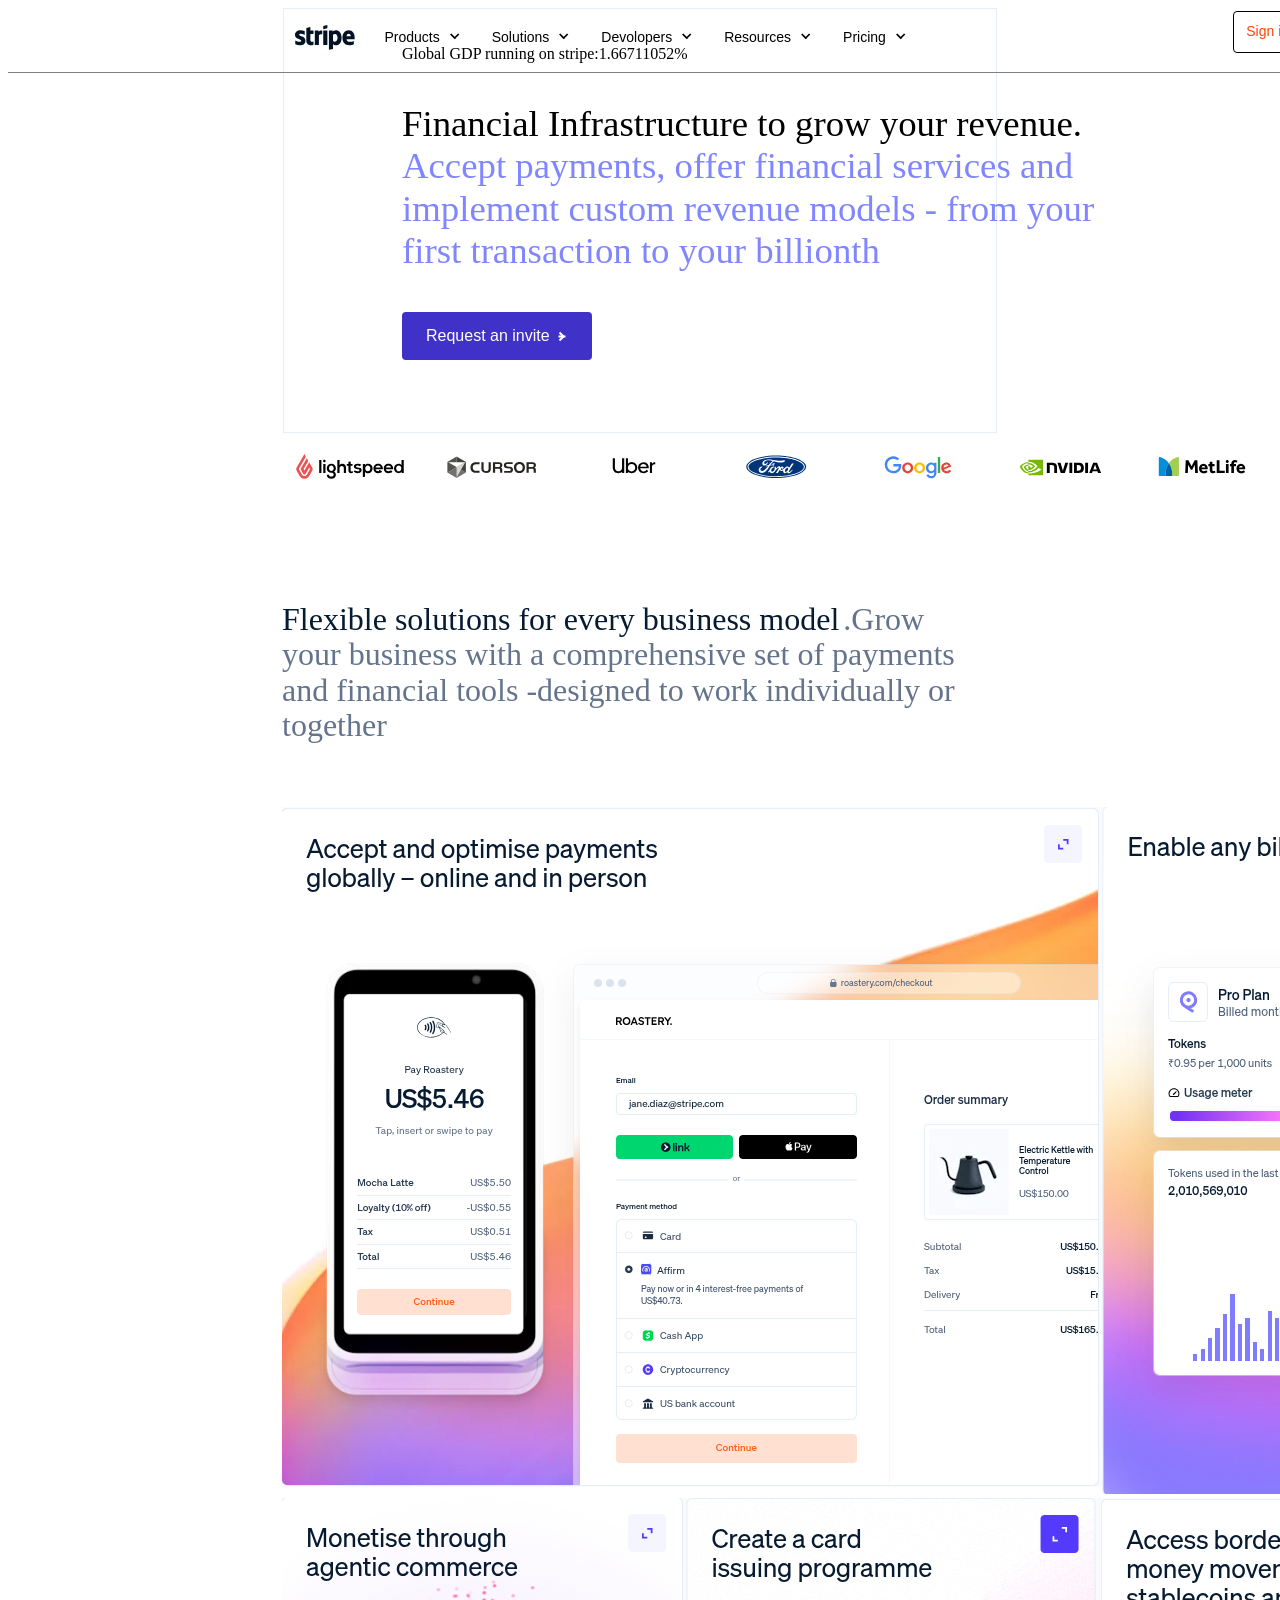
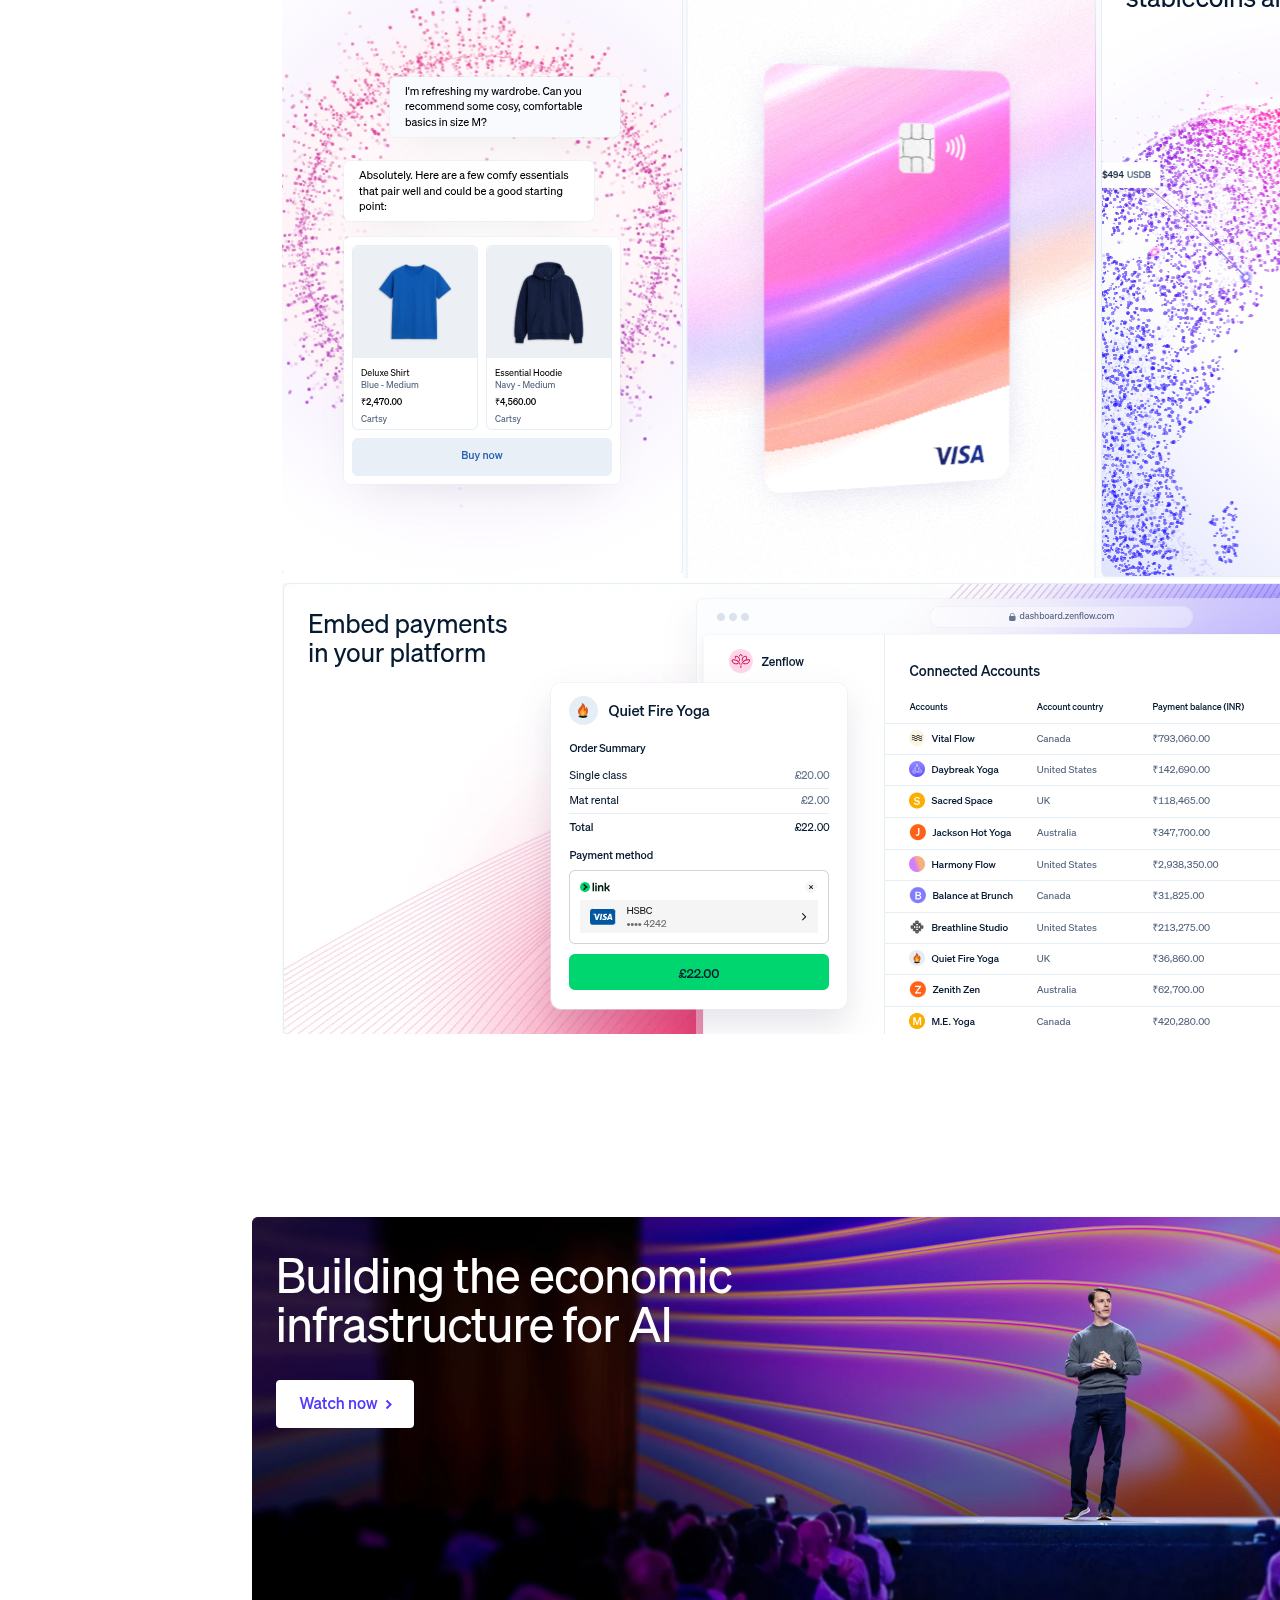
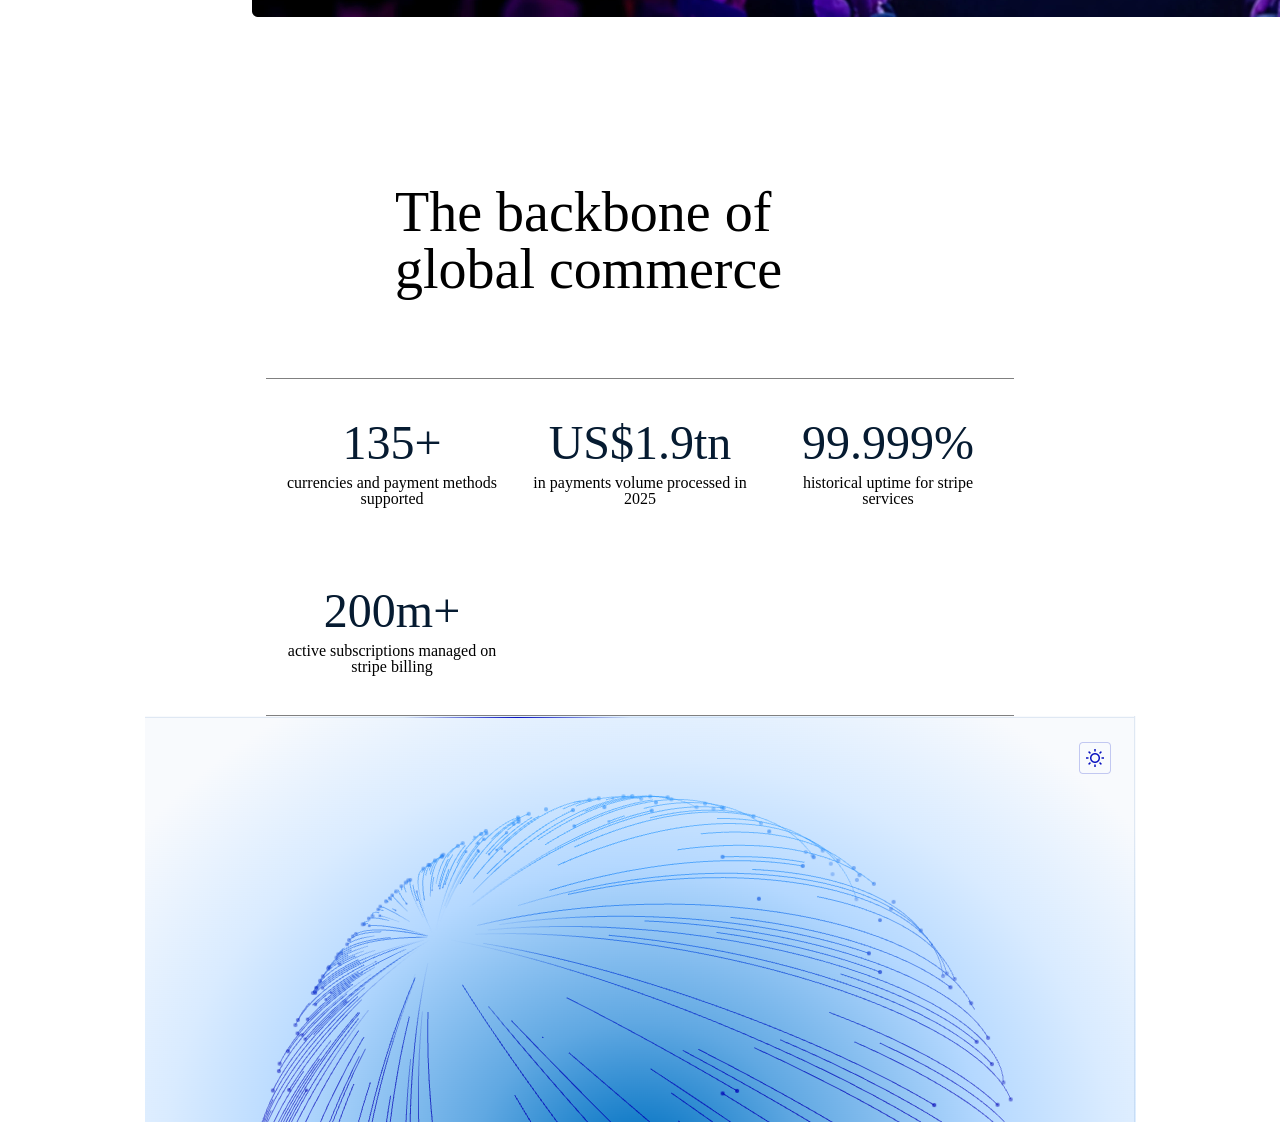
<file: stripe-cloning.html>
<!doctype html>
<html lang="en">
  <head>
    <meta charset="UTF-8" />
    <meta name="viewport" content="width=device-width, initial-scale=1.0" />
    <title>Stripe</title>
    <link rel="stylesheet" href="stripe.css" type="text/css" />
  </head>
  <body>
    
    <header>
      <div class="head">
        <div class="header1">
          <div class="main-head1">
            <svg
              class="stripe-heading"
              xmlns="http://www.w3.org/2000/svg"
              width="60"
              height="25"
              fill="#031323"
              viewBox="0 0 60 25"
              aria-label="Stripe logo"
            >
              <path
                fill="var(--hds-color-text-solid)"
                fill-rule="evenodd"
                d="M59.6444 14.2813h-8.062c.1843 1.9296 1.5983 2.5476 3.2032 2.5476 1.6352 0 2.9534-.3656 4.0453-.9506v3.3179c-1.1186.7115-2.5964 1.1068-4.5645 1.1068-4.011 0-6.8218-2.5122-6.8218-7.4783 0-4.19441 2.3837-7.52509 6.3017-7.52509 3.912 0 5.9537 3.28038 5.9537 7.49819 0 .3982-.0372 1.261-.0556 1.4835Zm-5.9241-5.62407c-1.0294 0-2.1739.72812-2.1739 2.58387h4.2573c0-1.85362-1.0721-2.58387-2.0834-2.58387ZM40.9547 20.303c-1.4411 0-2.322-.6087-2.9133-1.0417l-.0088 4.6271-4.1181.8755-.0014-19.19053h3.7543l.0864 1.01784c.6035-.52914 1.6114-1.29157 3.2256-1.29162 2.8925 0 5.6162 2.6052 5.6162 7.39971 0 5.2327-2.6948 7.6037-5.6409 7.6037Zm-.959-11.35573c-.9453 0-1.5376.34559-1.9669.81586l.0245 6.11967c.3997.433.9763.7813 1.9424.7813 1.5231 0 2.5437-1.6575 2.5437-3.8745 0-2.1544-1.037-3.84233-2.5437-3.84233Zm-11.7602-3.3739h4.1341V20.0088h-4.1341V5.57337Zm0-4.694699L32.3696 0v3.35821l-4.1341.87868V.878671ZM23.9198 10.2223v9.7861h-4.1156V5.57296h3.6867l.1317 1.21751c1.0035-1.7722 3.0722-1.41321 3.6209-1.21594v3.78524c-.5242-.16908-2.2894-.42779-3.3237.86253Zm-8.5525 4.7221c0 2.4275 2.5988 1.6719 3.1263 1.4609v3.3522c-.5492.3013-1.5437.5458-2.8901.5458-2.4441 0-4.2773-1.7999-4.2773-4.2379l.0173-13.17658 4.0206-.85464.0032 3.5395h3.1278V9.0857h-3.1278v5.8588-.0001Zm-4.9069.7026c0 2.9645-2.31051 4.6562-5.73464 4.6562-1.41958 0-2.92289-.2761-4.453935-.9347v-3.9319c1.382085.7516 3.093705 1.315 4.457755 1.315.91864 0 1.53106-.2459 1.53106-1.0069C6.26064 13.7786 0 14.5192 0 9.95995 0 7.04457 2.27622 5.2998 5.61655 5.2998c1.36404 0 2.72806.20934 4.09208.75351V9.9317c-1.25265-.67618-2.84332-1.05979-4.09588-1.05979-.86296 0-1.44753.24965-1.44753.8924.0001 1.85329 6.29518.97249 6.29518 5.88279v-.0001Z"
                clip-rule="evenodd"
              ></path>
            </svg>
          </div>
          <div class="button1">
            <div class="button2"><button>Products</button></div>
            <div class="down-arrow1">
              <svg
                width="16"
                height="16"
                viewBox="0 0 16 16"
                fill="none"
                xmlns="http://www.w3.org/2000/svg"
                aria-hidden="true"
              >
                <path
                  class="navigation__chevron-down-icon__left"
                  d="M4.67065 6L9.3 10.6"
                  stroke="currentColor"
                  stroke-width="1.75"
                ></path>
                <path
                  class="navigation__chevron-down-icon__right"
                  d="M12.6707 6L8.67065 10"
                  stroke="currentColor"
                  stroke-width="1.75"
                ></path>
              </svg>
            </div>
          </div>
          <div class="button1">
            <div class="button2"><button>Solutions</button></div>
            <div class="down-arrow1">
              <svg
                width="16"
                height="16"
                viewBox="0 0 16 16"
                fill="none"
                xmlns="http://www.w3.org/2000/svg"
                aria-hidden="true"
              >
                <path
                  class="navigation__chevron-down-icon__left"
                  d="M4.67065 6L9.3 10.6"
                  stroke="currentColor"
                  stroke-width="1.75"
                ></path>
                <path
                  class="navigation__chevron-down-icon__right"
                  d="M12.6707 6L8.67065 10"
                  stroke="currentColor"
                  stroke-width="1.75"
                ></path>
              </svg>
            </div>
          </div>
          <div class="button1">
            <div class="button2"><button>Devolopers</button></div>
            <div class="down-arrow1">
              <svg
                width="16"
                height="16"
                viewBox="0 0 16 16"
                fill="none"
                xmlns="http://www.w3.org/2000/svg"
                aria-hidden="true"
              >
                <path
                  class="navigation__chevron-down-icon__left"
                  d="M4.67065 6L9.3 10.6"
                  stroke="currentColor"
                  stroke-width="1.75"
                ></path>
                <path
                  class="navigation__chevron-down-icon__right"
                  d="M12.6707 6L8.67065 10"
                  stroke="currentColor"
                  stroke-width="1.75"
                ></path>
              </svg>
            </div>
          </div>
          <div class="button1">
            <div class="button2"><button>Resources</button></div>
            <div class="down-arrow1">
              <svg
                width="16"
                height="16"
                viewBox="0 0 16 16"
                fill="none"
                xmlns="http://www.w3.org/2000/svg"
                aria-hidden="true"
              >
                <path
                  class="navigation__chevron-down-icon__left"
                  d="M4.67065 6L9.3 10.6"
                  stroke="currentColor"
                  stroke-width="1.75"
                ></path>
                <path
                  class="navigation__chevron-down-icon__right"
                  d="M12.6707 6L8.67065 10"
                  stroke="currentColor"
                  stroke-width="1.75"
                ></path>
              </svg>
            </div>
          </div>
          <div class="button1">
            <div class="button2"><button>Pricing</button></div>
            <div class="down-arrow1">
              <svg
                class="down-arrow1"
                width="16"
                height="16"
                viewBox="0 0 16 16"
                fill="none"
                xmlns="http://www.w3.org/2000/svg"
                aria-hidden="true"
              >
                <path
                  class="navigation__chevron-down-icon__left"
                  d="M4.67065 6L9.3 10.6"
                  stroke="currentColor"
                  stroke-width="1.75"
                ></path>
                <path
                  class="navigation__chevron-down-icon__right"
                  d="M12.6707 6L8.67065 10"
                  stroke="currentColor"
                  stroke-width="1.75"
                ></path>
              </svg>
            </div>
          </div>
        </div>
        <div class="header2">
          <div class="header3">
            <button class="sign-in"><a href="#">Sign in</a></button>
          </div>
          <div class="contact-button">
            <div class="contact-button1">
              <button>Contact sales</button>
            </div>
            <div class="side-arrow1">
              <svg
                class="hds-icon hds-icon-hover-arrow"
                width="10"
                height="10"
                fill="none"
                stroke="currentColor"
                stroke-width="2"
              >
                <path d="M0.5 5.5h7"></path>
                <path d="M1.5 1.5l4 4-4 4"></path>
              </svg>
            </div>
          </div>
        </div>
      </div>
    </header>
    <main>
      
    </div>
      <div class="main-content">
        <div class="main-content1">
          <div class="hero">
            <div class="hero1">Global GDP running on stripe:1.66711052%</div>
            <div class="hero-content">
              <div class="hero2">
                Financial Infrastructure to grow your revenue.
              </div>
              <div class="hero3">
                Accept payments, offer financial services and implement custom
                revenue models - from your first transaction to your billionth
              </div>
            </div>
            <div class="invite">
              <div class="invite-button">
                <button>
                  Request an invite
                  <span>
                    <svg
                      class="hds-icon hds-icon-hover-arrow"
                      width="10"
                      height="10"
                      fill="none"
                      stroke="currentColor"
                      stroke-width="2"
                    >
                      <path d="M0.5 5.5h7"></path>
                      <path d="M1.5 1.5l4 4-4 4"></path></svg
                  ></span>
                </button>
              </div>
            </div>
          </div>
        </div>
      </div>

      <div class="floating">
        <span
          ><svg
            xmlns="http://www.w3.org/2000/svg"
            width="142"
            height="34"
            fill="none"
            viewBox="0 0 200 48"
            role="img"
            aria-label="Lightspeed"
          >
            <g transform="translate(-0.00, -0.70)">
              <path
                fill="var(--customerLogoColor, #ed5153)"
                d="m35.667 5 1.603 2.79c.321.578.321 1.283 0 1.86l-9.558 16.583 4.523 7.826a3.99 3.99 0 0 0 3.432 1.988c1.411 0 2.726-.77 3.432-1.988l4.522-7.826-1.187-2.117L37.303 33c-.321.578-.963.93-1.604.93a1.82 1.82 0 0 1-1.604-.93l-3.945-6.767 8.885-15.396 1.603 2.79c.321.578.321 1.284 0 1.861l-6.19 10.745 1.219 2.117 6.735-11.675 4.426 7.665a3.86 3.86 0 0 1 0 3.817l-4.49 7.794c-.673 1.187-2.822 3.849-6.671 3.849s-5.966-2.662-6.672-3.849l-4.49-7.794a3.86 3.86 0 0 1 0-3.817z"
              ></path>
              <path
                fill="var(--customerLogoColor, #000)"
                d="M73.642 18.599c3.56 0 6.48 2.502 6.48 6.447 0 1.603-.61 3.816-2.695 4.779 2.117 1.058 2.63 2.598 2.63 4.233 0 3.529-2.694 5.71-6.383 5.71-3.72 0-6.479-2.278-6.479-5.71h3.144c0 1.668 1.507 2.759 3.335 2.759s3.24-.995 3.24-2.759-1.668-2.565-3.24-2.565c-3.977 0-6.479-2.438-6.479-6.415s2.887-6.48 6.447-6.48m51.735 0c3.913 0 6.511 2.918 6.511 6.671 0 3.689-2.373 6.736-6.447 6.736-1.347 0-3.303-.45-4.201-1.829v6.736l-3.144.353V18.888h3.047l.097 1.731c.994-1.41 2.694-2.02 4.137-2.02m-14.529 0c2.02 0 3.528.385 5.003 1.668l-1.764 2.052c-.898-.834-1.956-1.122-3.175-1.122-1.508 0-2.342.449-2.342 1.25 0 1.123 1.316 1.316 2.182 1.38 1.475.096 2.982.192 4.265.994 1.059.642 1.444 1.828 1.379 3.015 0 2.117-1.667 3.528-3.624 3.977-2.598.578-5.452.032-7.505-1.668 0 0-.096-.096-.193-.16l1.604-2.02c.738.48 1.411.865 2.245 1.09a8.8 8.8 0 0 0 2.406.224c.738-.032 1.796-.288 1.956-1.154.257-1.251-1.218-1.476-2.117-1.572-1.315-.16-2.854-.256-4.041-.994a3.49 3.49 0 0 1-1.7-2.983c0-2.95 3.079-3.977 5.421-3.977m-9.911-3.207v3.496h2.79l-.288 2.726h-2.534V27.9c0 .578.096.962.289 1.219s.513.385.898.385c.417 0 .866-.128 1.283-.417l1.09 2.02a5 5 0 0 1-1.443.674 5.5 5.5 0 0 1-1.604.225c-1.187 0-2.117-.353-2.726-1.027-.61-.673-.93-1.668-.93-2.983v-6.35h-2.406V18.92h2.406v-3.176zm74.956-2.085v18.378h-3.047l-.096-1.7c-.994 1.411-2.694 2.02-4.137 2.02-3.913 0-6.511-2.918-6.511-6.639s2.341-6.735 6.414-6.735c1.347 0 3.336.417 4.234 1.796v-7.12zm-36.179 5.292c3.849 0 7.056 2.63 6.736 7.826h-10.456c.352 1.507 1.732 2.822 3.977 2.822 1.154 0 2.694-.577 3.432-1.315l2.02 1.989c-1.347 1.379-3.56 2.053-5.484 2.053-3.978 0-6.864-2.63-6.864-6.704 0-3.849 2.983-6.671 6.639-6.671m14.562 0c3.848 0 7.056 2.63 6.735 7.826h-10.456c.353 1.507 1.732 2.822 3.977 2.822 1.155 0 2.694-.577 3.432-1.315l2.021 1.989c-1.347 1.379-3.561 2.053-5.485 2.053-3.977 0-6.864-2.63-6.864-6.704 0-3.849 2.983-6.671 6.64-6.671m-94.618-5.292v18.378h-3.111V13.307zM65.4 18.92v12.765h-3.143V18.92zm19.854-5.645v7.216c1.154-1.443 2.534-1.892 3.977-1.892 3.624 0 5.228 2.437 5.196 6.19v6.864h-3.143v-6.64c0-2.309-1.22-3.303-2.887-3.303-1.86 0-3.143 1.572-3.143 3.464v6.479H82.11V13.275zm83.584 8.05c-2.149 0-3.592 1.957-3.592 3.945 0 1.957 1.315 4.106 3.592 4.106 2.245 0 3.592-2.117 3.592-4.106s-1.443-3.945-3.592-3.945m-43.716-.096c-2.246 0-3.593 2.117-3.593 4.105s1.444 3.945 3.593 3.945 3.624-1.956 3.592-3.945c0-1.956-1.315-4.105-3.592-4.105m-51.447 0c-1.828 0-3.335 1.636-3.335 3.849 0 2.245 1.507 3.817 3.335 3.817 1.796 0 3.304-1.604 3.304-3.817 0-2.181-1.475-3.85-3.304-3.85m66.04-.032c-1.7 0-3.271 1.155-3.72 2.822h7.409c-.353-1.507-1.861-2.822-3.689-2.822m14.594 0c-1.7 0-3.272 1.155-3.721 2.822h7.409c-.353-1.507-1.86-2.822-3.688-2.822m-90.48-8.179a1.828 1.828 0 1 1 0 3.656 1.828 1.828 0 0 1 0-3.656"
              ></path>
            </g></svg
        ></span>
        <span
          ><svg
            xmlns="http://www.w3.org/2000/svg"
            width="142"
            height="34"
            fill="none"
            viewBox="0 0 200 48"
            role="img"
            aria-label="Cursor"
          >
            <g>
              <path
                fill="var(--customerLogoColor, #72716d)"
                d="m50.04 22.9 12.916 7.457a.9.9 0 0 1-.337.337l-12.072 6.97c-.314.181-.7.181-1.014 0l-12.073-6.97a.9.9 0 0 1-.337-.337z"
              ></path>
              <path
                fill="var(--customerLogoColor, #55544f)"
                d="M50.04 8v14.9l-12.916 7.457a.9.9 0 0 1-.124-.46V15.903a.92.92 0 0 1 .46-.797l12.072-6.97c.158-.09.333-.136.508-.136"
              ></path>
              <path
                fill="var(--customerLogoColor, #43413c)"
                d="M62.956 15.443a.9.9 0 0 0-.337-.337l-12.073-6.97A1 1 0 0 0 50.04 8v14.9l12.916 7.457a.9.9 0 0 0 .124-.46V15.903a.9.9 0 0 0-.124-.46"
              ></path>
              <path
                fill="var(--customerLogoColorAlt, #d6d5d2)"
                d="M62.052 15.965a.43.43 0 0 1 0 .432L50.328 36.704c-.08.137-.289.08-.289-.077V23.245a.6.6 0 0 0-.08-.3z"
              ></path>
              <path
                fill="var(--customerLogoColorAlt, #fff)"
                d="M62.052 15.965 49.96 22.946a.6.6 0 0 0-.219-.219l-11.588-6.69c-.137-.08-.08-.289.077-.289h23.449c.166 0 .302.09.374.217"
              ></path>
              <path
                fill="var(--customerLogoColor, #26251e)"
                d="M77.367 15.75h5.065v2.79h-4.893c-2.64 0-4.7 1.523-4.7 4.742s2.06 4.743 4.7 4.743h4.893v2.79h-5.28c-4.42 0-7.553-2.597-7.553-7.532s3.347-7.532 7.768-7.532zM85.007 15.75h3.133v9.206c0 2.296 1.052 3.369 3.52 3.369s3.52-1.073 3.52-3.37V15.75h3.133v9.85c0 3.347-2.125 5.472-6.653 5.472s-6.653-2.146-6.653-5.494zM114.686 20.02c0 1.674-.966 2.962-2.253 3.52v.043c1.352.193 2.038 1.159 2.06 2.468l.064 4.764h-3.133l-.064-4.249c-.022-.944-.58-1.524-1.696-1.524h-5.215v5.773h-3.133V15.749h8.649c2.833 0 4.721 1.438 4.721 4.271m-3.155.43c0-1.288-.686-1.997-1.974-1.997h-5.108v3.992h5.151c1.18 0 1.931-.708 1.931-1.996M126.531 26.415c0-1.073-.686-1.524-1.716-1.61l-3.477-.32c-3.004-.28-4.571-1.46-4.571-4.315 0-2.854 1.932-4.42 4.7-4.42h7.682v2.703h-7.468c-1.073 0-1.759.559-1.759 1.631s.708 1.588 1.781 1.674l3.541.301c2.682.236 4.442 1.46 4.442 4.335s-1.867 4.42-4.506 4.42h-8.026v-2.703h7.725c1.009 0 1.652-.687 1.652-1.696M138.85 15.492c4.721 0 7.704 3.026 7.704 7.768 0 4.743-3.112 7.812-7.833 7.812s-7.704-3.069-7.704-7.812c0-4.742 3.112-7.768 7.833-7.768m4.463 7.79c0-3.176-1.845-5.043-4.528-5.043s-4.528 1.867-4.528 5.043 1.845 5.043 4.528 5.043 4.528-1.867 4.528-5.043M162.09 20.02c0 1.674-.965 2.962-2.253 3.52v.043c1.352.193 2.039 1.159 2.06 2.468l.064 4.764h-3.133l-.064-4.249c-.021-.944-.579-1.524-1.695-1.524h-5.215v5.773h-3.133V15.749h8.648c2.833 0 4.721 1.438 4.721 4.271m-3.154.43c0-1.288-.687-1.997-1.974-1.997h-5.108v3.992h5.15c1.18 0 1.932-.708 1.932-1.996"
              ></path>
            </g></svg
        ></span>
        <span
          ><svg
            xmlns="http://www.w3.org/2000/svg"
            width="142"
            height="34"
            fill="none"
            viewBox="0 0 200 48"
            role="img"
            aria-label="Uber"
          >
            <g transform="translate(0, -1.6)">
              <path
                fill="var(--customerLogoColor, #010202)"
                d="M73.072 12v12.742q0 1.238.38 2.256a5.2 5.2 0 0 0 1.053 1.74q.673.723 1.595 1.106a5.2 5.2 0 0 0 2.004.384q1.053 0 1.974-.399a4.9 4.9 0 0 0 1.61-1.12 5.1 5.1 0 0 0 1.067-1.726q.38-1.003.38-2.241V12h3.072v20.646h-3.042V30.73a7.05 7.05 0 0 1-2.414 1.681 7.6 7.6 0 0 1-2.999.59 8.1 8.1 0 0 1-3.057-.575 7.15 7.15 0 0 1-2.457-1.637q-1.039-1.062-1.638-2.551-.6-1.49-.6-3.318V12zm18.43 0v7.521a7.8 7.8 0 0 1 2.37-1.637 7.06 7.06 0 0 1 2.925-.605 7.7 7.7 0 0 1 3.072.62 7.8 7.8 0 0 1 2.486 1.681 7.9 7.9 0 0 1 1.668 2.507q.614 1.446.614 3.067a7.7 7.7 0 0 1-.614 3.053 8 8 0 0 1-1.668 2.492 7.8 7.8 0 0 1-2.487 1.682q-1.434.62-3.071.619a7.2 7.2 0 0 1-2.94-.605 7.8 7.8 0 0 1-2.385-1.637v1.888h-2.925V12zm21.882 5.31q1.608 0 2.984.589a7.1 7.1 0 0 1 2.369 1.637 7.5 7.5 0 0 1 1.551 2.477q.555 1.43.556 3.112v.974h-12.141a5.1 5.1 0 0 0 1.682 3.052q.658.575 1.492.9a4.8 4.8 0 0 0 1.77.324q2.662 0 4.3-2.212l2.136 1.593a8 8 0 0 1-2.75 2.36q-1.638.855-3.686.855a8.2 8.2 0 0 1-3.115-.59 7.6 7.6 0 0 1-2.516-1.652 7.8 7.8 0 0 1-1.682-2.492q-.615-1.43-.615-3.112a7.8 7.8 0 0 1 .585-3.008 8 8 0 0 1 1.609-2.493 7.455 7.455 0 0 1 5.471-2.315m16.616.176v2.772h-1.229q-1.462 0-2.399 1.033-.936 1.032-.936 2.802v8.553h-2.954V17.604h2.925v1.858a4.2 4.2 0 0 1 1.448-1.445q.892-.531 2.121-.531zm-33.408 2.448q-1.053 0-1.99.398a5.1 5.1 0 0 0-1.638 1.106 5.3 5.3 0 0 0-1.111 1.667 5.2 5.2 0 0 0-.41 2.05q0 1.09.395 2.035.395.944 1.097 1.651a5.3 5.3 0 0 0 1.638 1.121 4.95 4.95 0 0 0 2.019.413q1.053 0 1.99-.413a5.1 5.1 0 0 0 1.623-1.12 5.5 5.5 0 0 0 1.097-1.652q.41-.944.41-2.036 0-1.09-.41-2.05a5.4 5.4 0 0 0-1.097-1.666q-.687-.707-1.624-1.106a5 5 0 0 0-1.989-.398m16.733-.03q-1.667 0-2.911 1.047-1.242 1.048-1.652 2.788h9.098q-.38-1.74-1.624-2.788-1.243-1.046-2.911-1.047"
              ></path>
            </g></svg
        ></span>

        <span
          ><svg
            xmlns="http://www.w3.org/2000/svg"
            width="142"
            height="34"
            fill="none"
            viewBox="0 0 200 48"
            role="img"
            aria-label="Ford"
          >
            <g transform="translate(0, -1.5)">
              <path
                fill="var(--customerLogoColor, #003478)"
                d="M100.254 8C76.8 8 58 15.03 58 23.844c0 8.76 18.955 15.845 42.254 15.845s42.255-7.108 42.255-15.845S123.553 8 100.254 8"
              ></path>
              <path
                fill="var(--customerLogoColorAltNoTransparency, #fff)"
                d="M116.898 27.2c.011.073.106.142.199.175.034.012.05.034.015.111-.263.564-.505.89-.835 1.38a5.2 5.2 0 0 1-1.059 1.145c-.624.517-1.491 1.079-2.207.701-.319-.165-.456-.61-.45-.971.015-1.014.466-2.055 1.299-3.078 1.016-1.25 2.138-1.9 2.875-1.545.762.364.519 1.246.178 1.94a.2.2 0 0 0-.015.142m8.18-7.901c.054-.097-.003-.168-.125-.168l-2.136.002c-.158 0-.24.019-.314.166-.245.47-3.229 4.942-3.784 5.81-.094.132-.208.114-.222-.038-.056-.516-.501-1.109-1.203-1.392-.535-.217-1.058-.256-1.602-.184-.981.132-1.856.65-2.624 1.233-1.159.881-2.159 2.023-3.449 2.866-.705.46-1.669.86-2.315.262-.584-.541-.518-1.744.376-2.675.094-.097.207-.015.189.072-.084.42.019.839.339 1.132.39.35.948.39 1.425.156.564-.28.895-.819.992-1.43.149-.95-.582-1.788-1.496-1.855-.743-.052-1.456.206-2.15.78a4.1 4.1 0 0 0-.847.93c-.073.105-.186.116-.182-.04.034-1.216-.469-1.9-1.473-1.922-.781-.019-1.614.405-2.264.922-.712.572-1.334 1.33-2.002 2.042-.083.088-.155.084-.179-.086-.019-.806-.222-1.586-.595-2.14a.496.496 0 0 0-.643-.158c-.108.06-.482.232-.755.451-.135.112-.188.273-.128.48a5.63 5.63 0 0 1-.208 3.727c-.448 1.058-1.32 2.013-2.343 2.336-.675.214-1.376.11-1.81-.489-.596-.825-.355-2.26.533-3.453.784-1.05 1.918-1.716 3.05-2.145.132-.052.16-.137.122-.25-.061-.186-.16-.44-.2-.555-.103-.276-.393-.32-.748-.282-.822.096-1.564.377-2.296.77-1.918 1.026-2.88 3.014-3.3 4.077-.204.511-.377.83-.601 1.112-.303.38-.682.726-1.376 1.336a.24.24 0 0 0-.057.28c.07.147.432.657.534.702.113.056.244-.022.296-.06.486-.329 1.067-.85 1.351-1.204.1-.122.203-.07.255.113.266.947.96 1.72 1.921 2.043 1.759.593 3.582-.265 4.96-1.76.874-.95 1.19-1.56 1.525-1.975.569-.704 1.69-2.28 3.025-3.291.49-.373 1.069-.658 1.361-.469.234.152.309.504-.066 1.187-1.362 2.486-3.365 5.407-3.732 6.115-.067.123-.008.22.12.22.713-.004 1.419-.002 2.066-.002.107-.004.155-.055.209-.13 1.045-1.636 2.028-3.193 3.082-4.802.059-.095.114-.023.116.019.023.373.113.884.335 1.22.399.62.963.886 1.589.89.499.007.751-.07 1.288-.27a4.5 4.5 0 0 0 1.057-.568c.158-.11.185.073.181.101-.241 1.299.057 2.837 1.348 3.475 1.544.761 3.24-.309 4.217-1.275.095-.093.198-.083.207.117.023.37.188.807.493 1.114.818.82 2.469.495 4.126-.787 1.063-.821 2.176-1.981 3.181-3.21.038-.047.065-.123-.007-.2-.153-.16-.375-.344-.527-.485-.069-.06-.17-.042-.229.002-1.03.98-1.958 2.097-3.298 3.021-.452.316-1.173.57-1.497.133-.126-.17-.112-.406.012-.715.391-.974 6.579-10.396 6.9-10.952"
              ></path>
              <path
                fill="var(--customerLogoColorAltNoTransparency, #fff)"
                d="M95.962 20.435c.026.14.08.167.144.156.315-.064.66-.323.865-.623.186-.273.273-.666.088-.824-.165-.141-.433-.101-.632.074-.396.35-.516.847-.465 1.217M80.189 32.564c-2.307.015-4.34-1.41-4.574-3.879a4.98 4.98 0 0 1 1.032-3.591c.686-.895 1.849-1.639 2.832-1.82.32-.059.75-.023.928.19.28.325.2.681-.08.824-.75.383-1.653 1.04-2.1 1.935-.363.731-.436 1.612.118 2.452.926 1.399 3.51 1.437 5.91-.794a21 21 0 0 0 1.669-1.692c1.058-1.21 1.41-1.65 2.816-3.6.015-.023.022-.053.015-.067-.012-.027-.03-.03-.072-.034-.939.026-1.757.306-2.553.9-.229.167-.559.144-.703-.076-.16-.249-.045-.573.219-.756 1.28-.89 2.677-1.05 4.105-1.292-.001 0 .099.004.18-.103.587-.752 1.029-1.43 1.654-2.191.63-.772 1.442-1.48 2.063-2.013.867-.745 1.423-.996 1.989-1.304.148-.078-.02-.17-.065-.17-3.155-.594-6.434-1.361-9.568-.201-2.17.81-3.121 2.53-2.664 3.68.326.816 1.399.949 2.403.457a5.43 5.43 0 0 0 2.153-1.915c.306-.47.952-.131.603.687-.917 2.155-2.669 3.864-4.802 3.937-1.816.058-2.988-1.277-2.984-2.926.008-3.25 3.626-5.392 7.43-5.712 4.58-.378 8.918.842 13.466 1.393 3.484.422 6.825.431 10.327-.374.414-.09.704.175.678.593-.035.604-.503 1.186-1.656 1.816-1.312.719-2.685.937-4.118.949-3.466.03-6.694-1.322-10.035-2.048.004.146.042.32-.08.413-1.85 1.365-3.523 2.75-4.644 4.698-.038.045-.019.087.048.083.973-.052 1.848-.077 2.756-.15.158-.014.164-.052.15-.168-.08-.671.116-1.436.706-1.963.605-.541 1.361-.603 1.862-.213.57.445.52 1.243.208 1.843-.317.608-.842.933-1.345 1.09 0 0-.105.023-.09.12.02.153.706.533.764.634.057.096.027.245-.076.36a.43.43 0 0 1-.332.158c-.118-.002-.19-.043-.34-.124-.307-.167-.692-.44-.948-.764-.087-.109-.132-.111-.35-.1a63 63 0 0 0-3.553.335c-.252.03-.289.079-.34.166-1.656 2.73-3.423 5.673-5.363 7.643-2.082 2.113-3.813 2.67-5.65 2.684"
              ></path>
              <path
                fill="var(--customerLogoColorAltNoTransparency, #fff)"
                d="M100.255 10.592c-21.577 0-39.066 5.962-39.066 13.258s17.489 13.259 39.066 13.259c21.576 0 39.064-5.963 39.064-13.26 0-7.295-17.488-13.257-39.064-13.257m0 27.719c-22.362 0-40.49-6.475-40.49-14.461 0-7.988 18.127-14.461 40.49-14.461 22.36 0 40.486 6.473 40.486 14.46S122.615 38.31 100.255 38.31"
              ></path>
            </g></svg
        ></span>
        <span
          ><svg
            xmlns="http://www.w3.org/2000/svg"
            width="142"
            height="34"
            fill="none"
            viewBox="0 0 200 48"
            role="img"
            aria-label="Google"
          >
            <g transform="translate(0, -1.5)">
              <path
                fill="var(--customerLogoColor, #4285f4)"
                d="M125.996 18.036v13.907c0 5.72-3.368 8.057-7.349 8.057-3.747 0-6.003-2.511-6.853-4.565l2.956-1.233c.526 1.261 1.816 2.75 3.894 2.75 2.548 0 4.127-1.576 4.127-4.541v-1.114h-.118c-.76.94-2.224 1.76-4.072 1.76-3.866 0-7.408-3.374-7.408-7.715 0-4.373 3.542-7.774 7.408-7.774 1.844 0 3.308.82 4.072 1.732h.118v-1.26h3.225zm-2.984 7.306c0-2.728-1.816-4.722-4.128-4.722-2.342 0-4.305 1.994-4.305 4.722 0 2.7 1.963 4.666 4.305 4.666 2.312 0 4.128-1.966 4.128-4.666"
              ></path>
              <path
                fill="var(--customerLogoColor, #fbbc05)"
                d="M109.96 25.314c0 4.46-3.483 7.746-7.757 7.746s-7.756-3.286-7.756-7.746c0-4.488 3.482-7.746 7.756-7.746s7.757 3.255 7.757 7.746m-3.396 0c0-2.787-2.018-4.694-4.361-4.694s-4.36 1.907-4.36 4.694c0 2.76 2.018 4.694 4.36 4.694s4.361-1.938 4.361-4.694"
              ></path>
              <path
                fill="var(--customerLogoColor, #ea4335)"
                d="M93.227 25.314c0 4.46-3.483 7.746-7.757 7.746s-7.757-3.286-7.757-7.746c0-4.491 3.483-7.746 7.757-7.746s7.757 3.255 7.757 7.746m-3.396 0c0-2.787-2.018-4.694-4.361-4.694s-4.361 1.907-4.361 4.694c0 2.76 2.018 4.694 4.36 4.694 2.344 0 4.362-1.938 4.362-4.694M144.218 27.863l2.636 1.76c-.851 1.26-2.901 3.433-6.443 3.433-4.392 0-7.673-3.402-7.673-7.746 0-4.607 3.309-7.747 7.293-7.747 4.013 0 5.975 3.2 6.617 4.928l.352.88-10.336 4.289c.791 1.554 2.022 2.347 3.747 2.347 1.729 0 2.929-.852 3.807-2.144m-8.112-2.787 6.909-2.875c-.38-.967-1.523-1.641-2.869-1.641-1.725 0-4.127 1.526-4.04 4.516"
              ></path>
              <path
                fill="var(--customerLogoColor, #34a853)"
                d="M131.312 9.883v22.701h-3.311V9.883z"
              ></path>
              <path
                fill="var(--customerLogoColor, #4285f4)"
                d="M65.177 23.298v-3.286h11.055c.108.573.163 1.25.163 1.984 0 2.465-.672 5.514-2.84 7.687-2.11 2.2-4.805 3.373-8.375 3.373-6.616 0-12.18-5.4-12.18-12.028S58.564 9 65.18 9c3.661 0 6.269 1.439 8.228 3.314l-2.315 2.32c-1.405-1.32-3.308-2.348-5.916-2.348-4.832 0-8.61 3.902-8.61 8.742s3.778 8.742 8.61 8.742c3.134 0 4.919-1.26 6.062-2.407.928-.928 1.538-2.256 1.778-4.068z"
              ></path>
            </g></svg
        ></span>
        <span
          ><svg
            xmlns="http://www.w3.org/2000/svg"
            width="142"
            height="34"
            fill="none"
            viewBox="0 0 200 48"
            role="img"
            aria-label="Nvidia"
          >
            <g transform="translate(0, 0.4)">
              <path
                fill="var(--customerLogoColor, #000)"
                d="M113.259 30.609V16.162h4.046V30.61zM81.423 30.596V16.138h7.266c3.524 0 7.133.771 7.133 6.476v7.982H91.86v-6.599c0-2.02-.255-3.134-.899-3.82-.498-.538-1.227-.795-2.272-.795l-3.184-.012v11.226z"
              ></path>
              <path
                fill="var(--customerLogoColor, #000)"
                fill-rule="evenodd"
                d="M119.784 30.609V16.162h5.675c3.232 0 5.395.392 6.877 2.412.839 1.126 1.313 2.938 1.313 4.97 0 2.216-.559 4.249-1.434 5.167-1.227 1.31-2.37 1.898-5.869 1.898zm5.748-11.313h-1.738v8.215h1.738c2.527 0 4.155-1.15 4.155-4.113s-1.628-4.102-4.155-4.102"
                clip-rule="evenodd"
              ></path>
              <path
                fill="var(--customerLogoColor, #000)"
                d="m104.048 27.609 3.378-11.447h4.132l-4.666 14.447h-5.833l-4.617-14.447h4.374zM139.591 30.609h-4.047V16.162h4.047z"
              ></path>
              <path
                fill="var(--customerLogoColor, #000)"
                fill-rule="evenodd"
                d="m141.243 30.596 5.651-14.434h5.407L158 30.584h-4.338l-.851-2.546h-6.683l-.899 2.558zm10.73-5.044-2.455-6.758-2.527 6.758z"
                clip-rule="evenodd"
              ></path>
              <path
                fill="var(--customerLogoColor, #76b900)"
                d="M55.31 18.562v-1.983c.194-.012.388-.025.582-.025 5.396-.171 8.932 4.677 8.932 4.677s-3.816 5.338-7.91 5.338a5 5 0 0 1-1.593-.257v-6.024c2.103.257 2.528 1.188 3.78 3.306l2.806-2.375s-2.053-2.706-5.504-2.706a8 8 0 0 0-1.094.049m0-6.562v2.963l.582-.037c7.498-.257 12.395 6.195 12.395 6.195S62.673 28 56.828 28a9 9 0 0 1-1.507-.135v1.837c.414.049.839.085 1.252.085 5.444 0 9.38-2.803 13.196-6.108.632.514 3.22 1.75 3.755 2.289-3.621 3.06-12.066 5.521-16.854 5.521-.462 0-.899-.024-1.336-.073V34h20.681V12zm0 14.312v1.567c-5.031-.906-6.429-6.183-6.429-6.183s2.418-2.693 6.428-3.134v1.714h-.012c-2.102-.257-3.755 1.726-3.755 1.726s.936 3.343 3.767 4.31m-8.932-4.836s2.977-4.432 8.943-4.897v-1.616C48.711 15.5 43 21.133 43 21.133s3.232 9.427 12.31 10.284v-1.714c-6.66-.833-8.932-8.227-8.932-8.227"
              ></path>
            </g></svg
        ></span>
        <span
          ><svg
            xmlns="http://www.w3.org/2000/svg"
            width="142"
            height="34"
            fill="none"
            viewBox="0 0 200 48"
            role="img"
            aria-label="MetLife"
          >
            <g transform="translate(0, -0.6)">
              <path
                fill="var(--customerLogoColor, #000)"
                d="M152.337 24.06q0-.4.169-.815.168-.414.493-.761t.817-.575a2.7 2.7 0 0 1 1.141-.227q.648 0 1.115.227.468.227.778.575.312.347.467.761t.156.815zm6.874 3.795q-.416.321-1.323.762-.908.44-2.361.44-1.478 0-2.321-.761-.843-.762-.869-1.777H161v-.641q0-1.578-.389-2.9-.389-1.324-1.154-2.272a5.4 5.4 0 0 0-1.88-1.483q-1.115-.534-2.594-.534-1.477 0-2.646.547a6 6 0 0 0-1.971 1.457 6.4 6.4 0 0 0-1.232 2.125 7.6 7.6 0 0 0-.428 2.525q0 1.496.454 2.739a5.8 5.8 0 0 0 1.323 2.125 6.1 6.1 0 0 0 2.114 1.376q1.245.495 2.801.495 1.167 0 2.075-.228a9.7 9.7 0 0 0 1.569-.52q.662-.294 1.076-.602t.623-.44zm-41.339.454a5 5 0 0 1-.778.468q-.415.2-.985.2-.752 0-1.103-.494-.35-.495-.35-1.403v-4.944h3.139v-3.02h-3.139v-3.358h-3.735v3.358h-1.925v3.02h1.925v4.73q0 1.177.234 2.139.233.961.778 1.643.544.68 1.426 1.069.882.387 2.179.387 2.075 0 3.839-1.443zm32.334-13.656a4.85 4.85 0 0 0-1.842-1.015 7.1 7.1 0 0 0-1.997-.294q-.934 0-1.828.307a4.6 4.6 0 0 0-1.595.936q-.7.627-1.129 1.59-.428.96-.428 2.298v.641h-1.971v3.02h1.971v9.514h3.709v-9.514h2.879v-3.02h-2.879v-.695q0-.935.467-1.442.466-.508 1.245-.508.492 0 .96.16.466.161.856.454zM133.791 31.65h3.735V19.116h-3.735zm-13.017 0h11.38v-3.3h-7.463V13.825h-3.917zm-21.335-7.59q0-.4.17-.815.168-.414.492-.761t.817-.575a2.7 2.7 0 0 1 1.141-.227q.648 0 1.116.227.466.227.778.575.311.347.466.761t.156.815zm6.874 3.795q-.416.321-1.323.762-.909.44-2.36.44-1.48 0-2.321-.761-.843-.762-.87-1.777h8.663v-.641q0-1.578-.389-2.9-.389-1.324-1.154-2.272a5.4 5.4 0 0 0-1.88-1.483q-1.116-.534-2.594-.534t-2.645.547a6 6 0 0 0-1.971 1.457 6.3 6.3 0 0 0-1.232 2.125 7.6 7.6 0 0 0-.428 2.525q-.001 1.496.454 2.739a5.8 5.8 0 0 0 1.322 2.125 6.1 6.1 0 0 0 2.114 1.376q1.245.495 2.801.495 1.167 0 2.075-.228a9.7 9.7 0 0 0 1.569-.52 5.7 5.7 0 0 0 1.077-.602q.414-.308.622-.44zM76.252 31.65h3.734l.441-11.571 3.787 6.868h2.023l3.58-6.949.492 11.652h3.916l-.803-17.825h-3.735l-4.41 8.365-4.512-8.365h-3.709zm59.407-13.967c-1.154 0-2.106-.981-2.106-2.17 0-1.188.952-2.17 2.106-2.17 1.182 0 2.105.952 2.105 2.17 0 1.189-.952 2.17-2.105 2.17"
              ></path>
              <path
                fill="var(--customerLogoColor, #a4ce4e)"
                d="M53.228 17.75c2.938 4.007 4.681 9 4.681 14.413 0 1.306-.103 2.588-.298 3.837h8.505c.74 0 1.34-.62 1.34-1.383v-24.23c0-.903-.826-1.571-1.671-1.341-5.08 1.381-9.476 4.5-12.557 8.703"
              ></path>
              <path
                fill="var(--customerLogoColor, #0090da)"
                d="M48.845 36a25 25 0 0 1-.298-3.837c0-5.414 1.743-10.406 4.68-14.414-3.08-4.203-7.477-7.322-12.556-8.703-.846-.23-1.671.438-1.671 1.34v24.23c0 .765.6 1.384 1.34 1.384z"
              ></path>
              <path
                fill="var(--customerLogoColorAltShadeLighter, #0061a0)"
                d="M53.228 17.75c-2.938 4.007-4.681 9-4.681 14.413 0 1.306.103 2.588.298 3.837h8.766c.195-1.25.298-2.53.298-3.837 0-5.414-1.743-10.406-4.681-14.414"
              ></path>
            </g></svg
        ></span>
        <span
          ><svg
            xmlns="http://www.w3.org/2000/svg"
            width="142"
            height="34"
            fill="none"
            viewBox="0 0 200 48"
            role="img"
            aria-label="MetLife"
          >
            <g transform="translate(0, -0.6)">
              <path
                fill="var(--customerLogoColor, #000)"
                d="M152.337 24.06q0-.4.169-.815.168-.414.493-.761t.817-.575a2.7 2.7 0 0 1 1.141-.227q.648 0 1.115.227.468.227.778.575.312.347.467.761t.156.815zm6.874 3.795q-.416.321-1.323.762-.908.44-2.361.44-1.478 0-2.321-.761-.843-.762-.869-1.777H161v-.641q0-1.578-.389-2.9-.389-1.324-1.154-2.272a5.4 5.4 0 0 0-1.88-1.483q-1.115-.534-2.594-.534-1.477 0-2.646.547a6 6 0 0 0-1.971 1.457 6.4 6.4 0 0 0-1.232 2.125 7.6 7.6 0 0 0-.428 2.525q0 1.496.454 2.739a5.8 5.8 0 0 0 1.323 2.125 6.1 6.1 0 0 0 2.114 1.376q1.245.495 2.801.495 1.167 0 2.075-.228a9.7 9.7 0 0 0 1.569-.52q.662-.294 1.076-.602t.623-.44zm-41.339.454a5 5 0 0 1-.778.468q-.415.2-.985.2-.752 0-1.103-.494-.35-.495-.35-1.403v-4.944h3.139v-3.02h-3.139v-3.358h-3.735v3.358h-1.925v3.02h1.925v4.73q0 1.177.234 2.139.233.961.778 1.643.544.68 1.426 1.069.882.387 2.179.387 2.075 0 3.839-1.443zm32.334-13.656a4.85 4.85 0 0 0-1.842-1.015 7.1 7.1 0 0 0-1.997-.294q-.934 0-1.828.307a4.6 4.6 0 0 0-1.595.936q-.7.627-1.129 1.59-.428.96-.428 2.298v.641h-1.971v3.02h1.971v9.514h3.709v-9.514h2.879v-3.02h-2.879v-.695q0-.935.467-1.442.466-.508 1.245-.508.492 0 .96.16.466.161.856.454zM133.791 31.65h3.735V19.116h-3.735zm-13.017 0h11.38v-3.3h-7.463V13.825h-3.917zm-21.335-7.59q0-.4.17-.815.168-.414.492-.761t.817-.575a2.7 2.7 0 0 1 1.141-.227q.648 0 1.116.227.466.227.778.575.311.347.466.761t.156.815zm6.874 3.795q-.416.321-1.323.762-.909.44-2.36.44-1.48 0-2.321-.761-.843-.762-.87-1.777h8.663v-.641q0-1.578-.389-2.9-.389-1.324-1.154-2.272a5.4 5.4 0 0 0-1.88-1.483q-1.116-.534-2.594-.534t-2.645.547a6 6 0 0 0-1.971 1.457 6.3 6.3 0 0 0-1.232 2.125 7.6 7.6 0 0 0-.428 2.525q-.001 1.496.454 2.739a5.8 5.8 0 0 0 1.322 2.125 6.1 6.1 0 0 0 2.114 1.376q1.245.495 2.801.495 1.167 0 2.075-.228a9.7 9.7 0 0 0 1.569-.52 5.7 5.7 0 0 0 1.077-.602q.414-.308.622-.44zM76.252 31.65h3.734l.441-11.571 3.787 6.868h2.023l3.58-6.949.492 11.652h3.916l-.803-17.825h-3.735l-4.41 8.365-4.512-8.365h-3.709zm59.407-13.967c-1.154 0-2.106-.981-2.106-2.17 0-1.188.952-2.17 2.106-2.17 1.182 0 2.105.952 2.105 2.17 0 1.189-.952 2.17-2.105 2.17"
              ></path>
              <path
                fill="var(--customerLogoColor, #a4ce4e)"
                d="M53.228 17.75c2.938 4.007 4.681 9 4.681 14.413 0 1.306-.103 2.588-.298 3.837h8.505c.74 0 1.34-.62 1.34-1.383v-24.23c0-.903-.826-1.571-1.671-1.341-5.08 1.381-9.476 4.5-12.557 8.703"
              ></path>
              <path
                fill="var(--customerLogoColor, #0090da)"
                d="M48.845 36a25 25 0 0 1-.298-3.837c0-5.414 1.743-10.406 4.68-14.414-3.08-4.203-7.477-7.322-12.556-8.703-.846-.23-1.671.438-1.671 1.34v24.23c0 .765.6 1.384 1.34 1.384z"
              ></path>
              <path
                fill="var(--customerLogoColorAltShadeLighter, #0061a0)"
                d="M53.228 17.75c-2.938 4.007-4.681 9-4.681 14.413 0 1.306.103 2.588.298 3.837h8.766c.195-1.25.298-2.53.298-3.837 0-5.414-1.743-10.406-4.681-14.414"
              ></path>
            </g></svg
        ></span>
        <span
          ><svg
            xmlns="http://www.w3.org/2000/svg"
            width="142"
            height="34"
            fill="none"
            viewBox="0 0 200 48"
            role="img"
            aria-label="Marriott"
          >
            <g>
              <path
                fill="var(--customerLogoColor, #000)"
                d="M126.269 42.361h-1.76v-.889H129v.89h-1.76v4.503h-.971zM120.125 42.361h-1.745v-.889h4.476v.89h-1.745v4.503h-.986zM109.354 41.473h-.971v5.392h.971zM103.831 43.898c.243 0 .44-.076.577-.226a.8.8 0 0 0 .212-.558.84.84 0 0 0-.212-.572c-.152-.15-.334-.211-.562-.211h-1.031v1.566zm-1.957-2.426h1.957c.319 0 .607.046.835.151s.409.226.546.392c.136.165.243.331.303.527q.091.293.091.542c0 .331-.076.648-.212.904-.137.256-.364.467-.652.633l1.198 2.259h-1.107l-1.047-2.124h-.971v2.124h-.941zM97.566 43.898c.242 0 .44-.076.576-.226a.8.8 0 0 0 .213-.558.83.83 0 0 0-.213-.572c-.151-.15-.334-.211-.561-.211h-1.032v1.566zm-.016-2.426c.32 0 .607.046.835.151s.41.226.546.392c.137.165.243.331.303.527q.092.293.092.542c0 .331-.076.648-.213.904-.136.256-.364.467-.652.633l1.198 2.259h-1.107l-1.047-2.124h-.986v2.124h-.94v-5.408zM91.74 44.65l-.683-2.093-.698 2.094zm-1.168-3.178h1.001l1.957 5.393h-1.092l-.455-1.37h-1.927l-.455 1.37h-1.016zM81.5 41.473h.91l1.547 2.545 1.533-2.546h.91l.243 5.393h-.941l-.182-3.736-1.35 2.2h-.47l-1.366-2.154-.167 3.69h-.91zM114.406 46.051a1.53 1.53 0 0 0 1.229-.572c.151-.181.257-.377.333-.618.076-.226.122-.467.122-.723s-.046-.497-.122-.738a1.7 1.7 0 0 0-.333-.602 1.4 1.4 0 0 0-.531-.407 1.5 1.5 0 0 0-.698-.15c-.258 0-.486.044-.698.15a1.7 1.7 0 0 0-.516.407 1.7 1.7 0 0 0-.334.602 2.28 2.28 0 0 0 0 1.461c.076.226.182.437.334.618.152.18.319.316.516.422.212.09.44.15.698.15m0 .949a2.5 2.5 0 0 1-1.062-.226 2.8 2.8 0 0 1-.85-.602 2.8 2.8 0 0 1-.576-.904 3.027 3.027 0 0 1 0-2.23c.136-.346.333-.647.576-.903a2.64 2.64 0 0 1 1.912-.829c.379 0 .728.076 1.062.226.318.151.606.347.849.603s.44.557.577.904a3.047 3.047 0 0 1 0 2.23 2.8 2.8 0 0 1-.577.903 2.6 2.6 0 0 1-.849.602c-.334.15-.683.226-1.062.226"
              ></path>
              <path
                fill="var(--customerLogoColor, #a11d2b)"
                d="M107.685 36.08h8.723L101.814 1.557l-7.328 3.525 5.097 12.02-2.366 5.588L88.084 1 80.68 4.359l5.947 13.857-.03.06c-3.671 8.752-8.162 11.147-8.602 11.312a8.9 8.9 0 0 1-4.415.603L70 37.812c1.183.678 2.518 1.07 3.93 1.07 1.79 0 3.428-.618 4.793-1.642l-.015.03s3.383-1.702 7.01-11.026c0-.015 1.334-2.982 2.047-4.88l.076-.21 6.372 14.941h8.708l-4.49-10.513 2.381-5.588z"
              ></path>
            </g></svg
        ></span>
      </div>
      <div class="solution">
        <div class="solution1">
          <span class="a1">Flexible solutions for every business model</span>
          <span class="a2">
            .Grow your business with a comprehensive set of payments and
            financial tools -designed to work individually or together</span
          >
        </div>
        <div class="image-container1">
          <div class="solution2">
            <div class="b1"><img src="1.png" alt="one" /></div>
            <div class="b1"><img src="2.png" alt="one" /></div>
          </div>
          <div class="solution2">
            <div class="b1"><img src="3.png" alt="one" /></div>
            <div class="b1"><img src="4.png" alt="one" /></div>
            <div class="b1"><img src="5.png" alt="one" /></div>
          </div>
          <div class="solution2">
            <div class="b1"><img src="7.png" alt="one" /></div>
          </div>
        </div>
      </div>
      <div class="solution3">
        <div class="b1"><img src="6.png" alt="one" /></div>
      </div>
      <div class="status">
        <div class="status1">
          <div class="status-text">The backbone of global commerce</div>
        </div>
        <div class="status-menu">
          <div class="status-menu1">
            <div class="menu1">135+</div>
            <div class="menu2">currencies and payment methods supported</div>
          </div>
          <div class="status-menu1">
            <div class="menu1">US$1.9tn</div>
            <div class="menu2">in payments volume processed in 2025</div>
          </div>
          <div class="status-menu1">
            <div class="menu1">99.999%</div>
            <div class="menu2">historical uptime for stripe services</div>
          </div>
          <div class="status-menu1">
            <div class="menu1">200m+</div>
            <div class="menu2">
              active subscriptions managed on stripe billing
            </div>
          </div>
        </div>
      </div>

      <div class="animation">
        <img src="8.png" alt="animation" />
      </div>
    </main>
  </body>
</html>
</file>
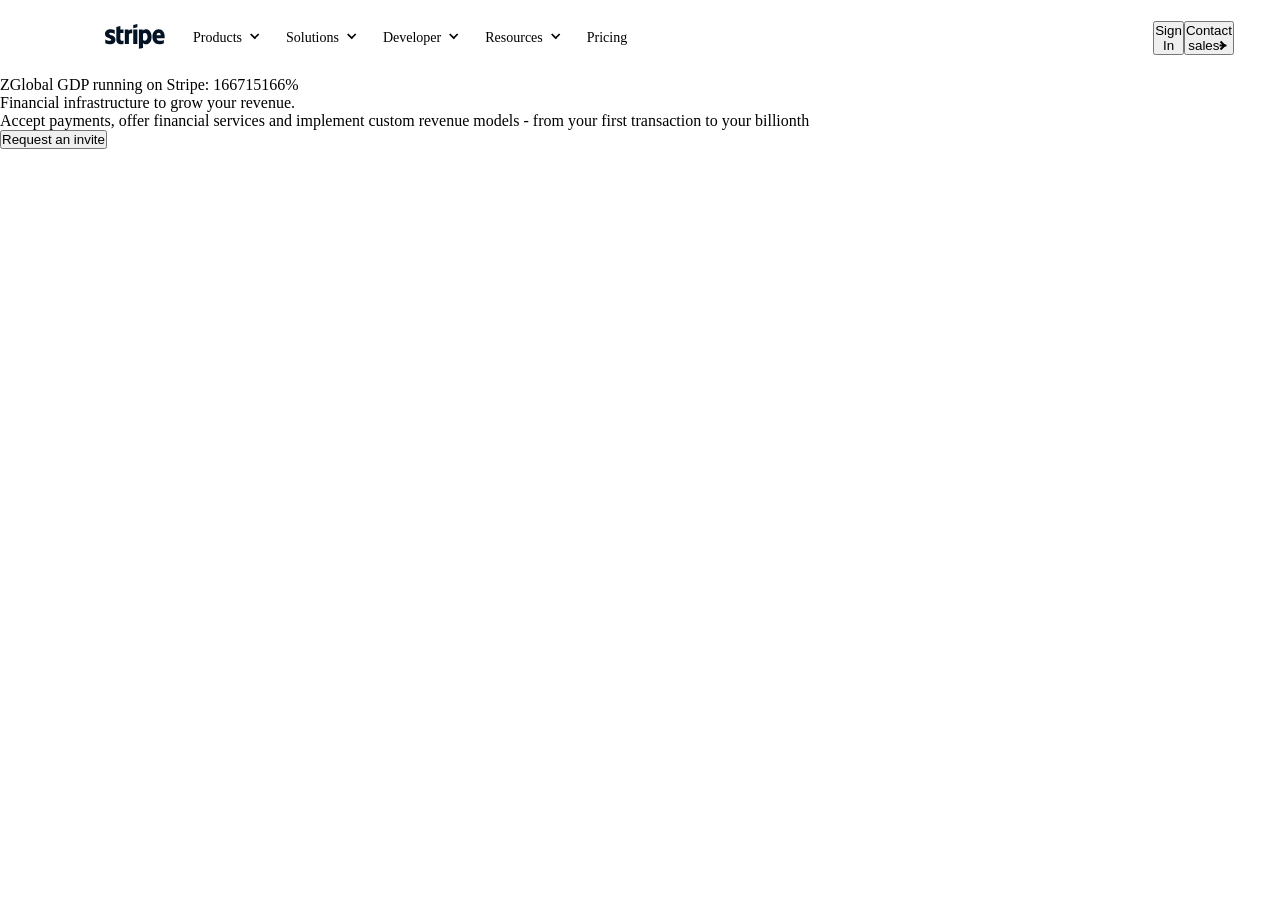
<file: test.html>
<!doctype html>
<html lang="en-US">
  <head>
    <meta charset="UTF-8" />
    <meta name="viewport" content="width=device-width, initial-scale=1.0" />
    <meta name="description" content="cloning stripe website" />
    <link rel="stylesheet" href="test.css" />
    <title>stripe</title>
  </head>
  <body>
    <header>
      <div class="header-section">
        <nav class="nav-bar">
          <div class="logo">
            <svg
              xmlns="http://www.w3.org/2000/svg"
              width="60"
              height="25"
              fill="#031323"
              viewBox="0 0 60 25"
              aria-label="Stripe logo"
            >
              <path
                fill="var(--hds-color-text-solid)"
                fill-rule="evenodd"
                d="M59.6444 14.2813h-8.062c.1843 1.9296 1.5983 2.5476 3.2032 2.5476 1.6352 0 2.9534-.3656 4.0453-.9506v3.3179c-1.1186.7115-2.5964 1.1068-4.5645 1.1068-4.011 0-6.8218-2.5122-6.8218-7.4783 0-4.19441 2.3837-7.52509 6.3017-7.52509 3.912 0 5.9537 3.28038 5.9537 7.49819 0 .3982-.0372 1.261-.0556 1.4835Zm-5.9241-5.62407c-1.0294 0-2.1739.72812-2.1739 2.58387h4.2573c0-1.85362-1.0721-2.58387-2.0834-2.58387ZM40.9547 20.303c-1.4411 0-2.322-.6087-2.9133-1.0417l-.0088 4.6271-4.1181.8755-.0014-19.19053h3.7543l.0864 1.01784c.6035-.52914 1.6114-1.29157 3.2256-1.29162 2.8925 0 5.6162 2.6052 5.6162 7.39971 0 5.2327-2.6948 7.6037-5.6409 7.6037Zm-.959-11.35573c-.9453 0-1.5376.34559-1.9669.81586l.0245 6.11967c.3997.433.9763.7813 1.9424.7813 1.5231 0 2.5437-1.6575 2.5437-3.8745 0-2.1544-1.037-3.84233-2.5437-3.84233Zm-11.7602-3.3739h4.1341V20.0088h-4.1341V5.57337Zm0-4.694699L32.3696 0v3.35821l-4.1341.87868V.878671ZM23.9198 10.2223v9.7861h-4.1156V5.57296h3.6867l.1317 1.21751c1.0035-1.7722 3.0722-1.41321 3.6209-1.21594v3.78524c-.5242-.16908-2.2894-.42779-3.3237.86253Zm-8.5525 4.7221c0 2.4275 2.5988 1.6719 3.1263 1.4609v3.3522c-.5492.3013-1.5437.5458-2.8901.5458-2.4441 0-4.2773-1.7999-4.2773-4.2379l.0173-13.17658 4.0206-.85464.0032 3.5395h3.1278V9.0857h-3.1278v5.8588-.0001Zm-4.9069.7026c0 2.9645-2.31051 4.6562-5.73464 4.6562-1.41958 0-2.92289-.2761-4.453935-.9347v-3.9319c1.382085.7516 3.093705 1.315 4.457755 1.315.91864 0 1.53106-.2459 1.53106-1.0069C6.26064 13.7786 0 14.5192 0 9.95995 0 7.04457 2.27622 5.2998 5.61655 5.2998c1.36404 0 2.72806.20934 4.09208.75351V9.9317c-1.25265-.67618-2.84332-1.05979-4.09588-1.05979-.86296 0-1.44753.24965-1.44753.8924.0001 1.85329 6.29518.97249 6.29518 5.88279v-.0001Z"
                clip-rule="evenodd"
              ></path>
            </svg>
          </div>
          <div class="nav-section">
            <div class="products-section">
              <span>Products</span>
              <span
                ><svg
                  class="hds-icon navigation__chevron-down-icon"
                  width="16"
                  height="16"
                  viewBox="0 0 16 16"
                  fill="none"
                  xmlns="http://www.w3.org/2000/svg"
                  aria-hidden="true"
                >
                  <path
                    class="navigation__chevron-down-icon__left"
                    d="M4.67065 6L9.3 10.6"
                    stroke="currentColor"
                    stroke-width="1.75"
                  ></path>
                  <path
                    class="navigation__chevron-down-icon__right"
                    d="M12.6707 6L8.67065 10"
                    stroke="currentColor"
                    stroke-width="1.75"
                  ></path>
                </svg>
              </span>
            </div>
            <div class="products-section">
              <span>Solutions</span>
              <span
                ><svg
                  class="hds-icon navigation__chevron-down-icon"
                  width="16"
                  height="16"
                  viewBox="0 0 16 16"
                  fill="none"
                  xmlns="http://www.w3.org/2000/svg"
                  aria-hidden="true"
                >
                  <path
                    class="navigation__chevron-down-icon__left"
                    d="M4.67065 6L9.3 10.6"
                    stroke="currentColor"
                    stroke-width="1.75"
                  ></path>
                  <path
                    class="navigation__chevron-down-icon__right"
                    d="M12.6707 6L8.67065 10"
                    stroke="currentColor"
                    stroke-width="1.75"
                  ></path>
                </svg>
              </span>
            </div>
            <div class="products-section">
              <span>Developer</span>
              <span
                ><svg
                  class="hds-icon navigation__chevron-down-icon"
                  width="16"
                  height="16"
                  viewBox="0 0 16 16"
                  fill="none"
                  xmlns="http://www.w3.org/2000/svg"
                  aria-hidden="true"
                >
                  <path
                    class="navigation__chevron-down-icon__left"
                    d="M4.67065 6L9.3 10.6"
                    stroke="currentColor"
                    stroke-width="1.75"
                  ></path>
                  <path
                    class="navigation__chevron-down-icon__right"
                    d="M12.6707 6L8.67065 10"
                    stroke="currentColor"
                    stroke-width="1.75"
                  ></path>
                </svg>
              </span>
            </div>
            <div class="products-section">
              <span> Resources </span
              ><span
                ><svg
                  class="hds-icon navigation__chevron-down-icon"
                  width="16"
                  height="16"
                  viewBox="0 0 16 16"
                  fill="none"
                  xmlns="http://www.w3.org/2000/svg"
                  aria-hidden="true"
                >
                  <path
                    class="navigation__chevron-down-icon__left"
                    d="M4.67065 6L9.3 10.6"
                    stroke="currentColor"
                    stroke-width="1.75"
                  ></path>
                  <path
                    class="navigation__chevron-down-icon__right"
                    d="M12.6707 6L8.67065 10"
                    stroke="currentColor"
                    stroke-width="1.75"
                  ></path>
                </svg>
              </span>
            </div>
            <div class="products-section">
              <span>Pricing</span>
            </div>
          </div>
          <div class="nav-button">
            <button class="sign-in">
              <span>Sign In</span>
            </button>
            <button class="contact-sales">
              <span>Contact sales</span
              ><span class=""
                ><svg
                  class="hds-icon hds-icon-hover-arrow"
                  width="10"
                  height="10"
                  fill="none"
                  stroke="currentColor"
                  stroke-width="2"
                >
                  <path d="M0.5 5.5h7"></path>
                  <path d="M1.5 1.5l4 4-4 4"></path>
                </svg>
              </span>
            </button>
          </div>
        </nav>
      </div>
    </header>
    <main>
      <div class="hero-section">
        <div class="hero-content">
          <div>ZGlobal GDP running on Stripe: 166715166%</div>
          <div>Financial infrastructure to grow your revenue.</div>
          <div>
            Accept payments, offer financial services and implement custom
            revenue models - from your first transaction to your billionth
          </div>
          <button>Request an invite</button>
        </div>
      </div>
    </main>
  </body>
</html>
</file>
<file: style.css>
*,
*::before,
*::after {
  margin: 0;
  padding: 0;
  box-sizing: border-box;
}

.top-nav{
    padding: 12px 12px 14px 16px;
    height: 66px;
    display: flex;
    align-items: center;
    justify-content: space-between;
    
}

.logo{
    height: 25px;
    width: 60px;
}

.hamburger{
    width: 64px;
    height: 40px;
    display: flex;
    justify-content: flex-end;
}

.main{
    height: 17223.300px;
    width: 100vw;
}
.gdp{
    height:535.05;
    width: 100vw;
}
.finance{
    height: 402.05px;
    width: 100vw;
    padding: 72px 16px 88px;
    position: static;
    display: flex;
    align-items: center;
}
.content{
    display: flex;
    flex-direction:column;
    column-gap: 16px;
    height: 242.05px;
    align-items: start;
}
.global-gdp{
    height: 21px;
    width: 288px;
}
.global-gdp span{
    font-weight: 400;
    font-size:12px;
    font-family: stripe;
}
.heading{
    width: 280.05px;
    height: 113.03px;
    margin-top: 5px; 
    margin-bottom:50px;
    padding-top: 28px;
    
}
.invite{
    width: 288px;
    height: 44px;
    display: flex;
    flex-wrap: wrap;
    gap: 8px;
    width: 100%;
    background-color: #4032c8;
    align-items: center;
    justify-content: center;
}
.invite a{
    display: flex;
    align-items: center;
    justify-content: center;
    overflow: hidden;
    height: 44px;
    color: #e6e1e1
    
}

.moving-logo{
    display: flex;
    overflow: hidden;
    height: 64px;
    border: dotted whitesmoke;
}
.logo-item{
    display: flex;
    height: 72px;
    width: 6192px;
    align-items:center;
    flex-shrink: 0;
}
.svgs{
    flex-shrink: 0;
    width: 172px;
    height: 72px;
    display: flex;
    align-items: center;
    justify-content: center;
    transition: opacity .15s linear;
}
.svgs svg{
    height: 34px;
    width: 142px;
}
.section2{
    height: 2922.06px;
    width: 100vw;
    padding: 56px 16px;
    display: flex;
    flex-direction: column;
    gap: 40px;

}

.sub1{
    height: 158.34;
    width: 288px;
    padding: 0px 16px 0px 0px;

}
.sub1 h2 p{
    font-family: stripe;
}

@font-face {
        font-family: stripe;
        src: url(Sohne.cb178166.woff2);
    }
sub-section2{
    height: 2611.72px;
    width: 288px;
    display: flex;
    flex-wrap: wrap;
    gap: 16px;
    width: 100%;
    justify-content: space-between;
}
.sub2{
    height: 421.95px;
    width: 288px;
    display: flex;
    flex-basis: 100%;
    cursor: pointer;
    max-height: 676px;
    justify-content: space-between;   
    flex-wrap: wrap;

}
.accept{
    font-weight: 300;
    font-size: 1.25rem;
    line-height: 1.2;
    letter-spacing: -0.01em;
}

.sub2-content{
    width: 208px;
    height: 72px;
    margin-left: 0;
}
.expand{
    position: relative;
    cursor: pointer;
    padding: 0;
    width: 38px;
    height: 38px;
    display: flex;
    align-items: center;
    justify-content: center;
    z-index: 1;
}
.img-icon{
    height:300px;
    width: 288px;
    
}

.picture{
    height: 592px;
    width: 288px;
}
.footer{
    width: 100%;
    height: 802.67px;
    display:flex;
    gap:15px;
}
.backbone{
    height: 406px;
    width: 288px;
}
.calculations{
    display: flex;
    flex-wrap: wrap;
}
.nums{
    height:105.13px;
    width: 136px;
}
</file>
<file: signup.css>
@import url(./svg.css);
@import url(./base.css);
.main{
    height: 100vh;
}
.header{
    display: flex;
    flex-direction: column;
    padding: 22px 16px;
}
.main{
     margin: 0px 16px ;
     position: relative;
     height: 100vh;
}
.registration{
    display: flex;
    flex-direction: column;
    justify-content: center;
    padding: 14px 0px;
    /* box-shadow: 0px 15px 35px 0px, rgba(0, 0, 0, 0.12); */
    box-shadow: 0px 10px 35px 0px rgba(43, 46, 53, 0.3);
    border-radius: 10px;
}
.registration-header{
    margin-bottom: 12px;
    padding: 0px 20px;
}
.registration-header span{
    color: rgb(65, 69, 82);
    font-size: 20px;
    font-weight: 900;

}
.signup-google{
    padding: 20px 20px 0px 20px;
}
.signup-google-session{
    display: flex;
    gap: 8px;
    justify-content: center;
    align-items: center;
    color: rgb(39,57,81);
    font-size: 18px;
    min-height: 42px;
    font-weight: 600;
    width: 100%;
    border: rgb(212, 222, 233);
    border-style: solid;
    border-width: 0.01px;
    border-radius: 6px;
}
.signup-or-session{
    padding: 24px 0px;
    position: relative;
}
.seperator{
    display: block;
    padding: 1px 0px 0px 1px;
    height: 1px;
    background-color: rgb(212, 222, 233);
}
.or{
    font-size: 14px;
    display: block;
    position: absolute;
    left: 50%;
    top: 18px;
    background-color: white;
    padding: 0px 10px;
}
.input-container{
    padding: 4px 20px 0px 20px;
    display: flex;
    flex-direction: column;
    gap: 8px;
}
.input-area input,.input-area button {
    width: 100%;
     min-height: 42px;
     border: rgb(212, 222, 233);
    border-style: solid;
    border-width: 0.01px;
    border-radius: 6px;
}
.input-area select {
    display: flex;
    gap: 6px;
    justify-content: center;
    align-items: center;
    padding: 8px 16px;
    width: 100%;
    min-height: 42px;
    border: rgb(212, 222, 233);
    border-style: solid;
    border-width: 0.01px;
    border-radius: 6px;
}

.country-select{
    padding-bottom: 12px;
}
.input-area button {
    z-index: 10;
    background-color: rgba(99, 91, 255,0.5);
    color: white;
    font-weight: 600;
    font-size: 14px;
}
.create-account{
    padding: 0px 20px 16px 20px;
}
.spacer{
    padding-bottom: 10px;
}
/* .footer{
    margin-top: 80%;
} */
.bottom-footer{
    margin: 0px 16px;
    padding: 16px 0px 16px 16px;
    display: flex;
    flex-direction: row;
    justify-content: flex-start;
    gap: 8px;
}
.signin-area{
    display: flex;
    gap: 6px;
    justify-content: center;
    align-items: center;
    padding: 8px 16px;
    width: 100%;
    min-height: 42px;
}
.signin-area span a{
    text-decoration: none;
    color: rgb(0, 0, 238);
}
</file>
<file: stripe.css>
.head {
  display: flex;
  flex-direction: row;
  flex-wrap: nowrap;
  height: 64px;
  justify-content: center;
  align-items: center;
  padding-bottom: 10px;
  padding-top: 10px;
  padding-left: 16px;
  padding-right: 16px;
  column-gap: 28px;

  box-sizing: border-box;
  margin-left: 270.5px;
  margin-right: 270.5px;
}

header {
  border-bottom: 1px solid grey;
}
.main-head1 {
  display: flex;
  color: rgb(3, 19, 65);
  position: relative;
}
.header1 {
  display: flex;
  align-content: flex-start;
  column-gap: 24px;
}
.header2 {
  display: flex;

  align-content: flex-end;
  margin-left: 384.341px;
  position: relative;
}
.button1 {
  display: flex;
}
a {
  text-decoration: none;
}

.button2 button {
  background-color: transparent;
  border: none;
  outline: none;
  font-size: 14px;
  font-weight: 400;
  line-height: 14px;
}
.header3 {
  box-sizing: border-box;
  width: 100%;
  position: absolute;
  right: 93px;
  top: 10px;
} 
.header3 button a {
  color: orangered;
  
}
.contact-button {
  background-color: rgb(83, 58, 253);
  color: white;
}
.contact-button1 button {
  color: white;
  width: 100%;
  box-sizing: border-box;
 
}
.header2 button {
  background-color: transparent;
  border: none;
  outline: none;
  font-size: 14px;
  font-weight: 400;
  line-height: 14px;
}
.stripe-heading {
  position: relative;
  top: -3px;
}

.header3 a {
  border: 1px solid black;
  border-radius: 4px;
  box-sizing: border-box;
  padding-left: 12px;
  padding-right: 12px;
  padding-top: 10.5px;
  padding-bottom: 13.5px;
}
.contact-button {
  display: flex;
  padding-left: 12px;
  padding-right: 12px;
  padding-top: 10.5px;
  padding-bottom: 13.5px;
  border: 1px solid black;
  border-radius: 4px;
  box-sizing: border-box;
}
.main-content {
  display: grid;

  /* display: flex;
    flex-direction: column; */
  margin-left: 275px;
  margin-right: 275px;
  padding-top: 36px;
  padding-bottom: 36px;
  box-sizing: border-box;
  padding-left: 16px;
  padding-right: 16px;
  border: 1px solid rgb(229, 237, 245);
}
.main-content1 {
  padding-bottom: 36px;
  display: grid;
  grid-template-rows: auto auto auto;
}

.hero {
  row-gap: 40px;
  column-gap: 14px;
  display: grid;
  grid-template-columns: 88px 88px 88px 88px 88px 88px 88px 88px 88px 88px 88px 88px;

  /* display: flex;
    flex-direction: column;   */

  width: 100%;
}
.hero1 {
  grid-column-start: 2;
  grid-column-end: -2;
}
.hero-content {
  grid-column-start: 2;
  grid-row-start: 2;
  grid-column-end: -2;
  box-sizing: border-box;
  width: 734.125px;
  display: flex;
  flex-direction: column;
}
.hero2 {
  font-size: 36.78px;
  font-weight: 300;
  line-height: 42.297px;
  box-sizing: border-box;
}
.hero3 {
  box-sizing: border-box;
  font-size: 36.78px;
  font-weight: 300;
  line-height: 42.297px;
  color: rgba(0, 14, 255, 0.5);
}
.invite {
  grid-column-start: 2;
  grid-column-end: -2;
}

.invite-button button {
  border: none;
  outline: none;
  display: flex;
  column-gap: 8px;
  padding-top: 15.5px;
  padding-bottom: 16.5px;
  padding-left: 24px;
  padding-right: 24px;
  background-color: rgb(64, 50, 200);
  border-radius: 4px;
  box-sizing: border-box;
  color: white;
  font-size: 16px;
  font-weight: 400;
  line-height: 16px;
}
.floating {
  margin-right: 270.5px;
  height: 73px;
  margin-left: 270.5px;
  display: flex;
  align-items: center;
}
.solution {
  margin-right: 258px;
  margin-left: 258px;
  padding-top: 96px;
  padding-bottom: 96px;
  padding-left: 16px;
  row-gap: 64px;
  display: flex;
  flex-direction: column;
}
.solution1 {
  padding-right: 40px;
  max-width: 780px;
}
.a1 {
  font-size: 32px;
  font-weight: 300;
  line-height: 35.2px;
  color: rgb(6, 27, 49);
}
.a2 {
  color: rgb(100, 116, 141);
  font-size: 32px;
  font-weight: 300;
  line-height: 35.2px;
}

.solution2 {
  display: flex;
}
.solution3 {
  margin-right: 224px;
  margin-left: 224px;
  padding-top: 80px;
  padding-bottom: 80px;
  padding-right: 16px;
  padding-left: 16px;
  box-sizing: border-box;
}
.status1 {
  margin-right: 258px;
  margin-left: 258px;
  padding-top: 80px;
  padding-left: 16px;
  padding-right: 16px;
  box-sizing: border-box;
  display: flex;
  align-items: center;
  justify-content: center;
}
.status-text {
  font-size: 56px;
  font-weight: 300;
  line-height: 57px;
  width: 490px;
}
.status {
  display: flex;
  flex-direction: column;
  row-gap: 80px;
}
.status-menu {
  display: flex;
  flex-wrap: wrap;
  justify-content: space-between;
  column-gap: 16px;
  border-top: 1px solid grey;
  margin-right: 258px;
  margin-left: 258px;
  border-bottom: 1px solid grey;
  padding-left: 16px;
  padding-right: 16px;
}
.status-menu1 {
  padding-top: 40px;
  padding-bottom: 40px;
  text-align: center;
  display: flex;
  flex-direction: column;
  row-gap: 8px;
}
.menu1 {
  color: rgb(6, 27, 49);
  font-size: 48px;
  line-height: 48px;
  font-weight: 300;
}
.menu2 {
  font-size: 16px;
  font-weight: 300;
  line-height: 16px;
  text-align: center;
  width: 220px;
}
.animation {
  display: flex;
  justify-content: center;
  margin-left: 258px;
  margin-right: 258px;
}
@media screen and (max-width:1740px){
  header{
    position: fixed;

  }
  
}
</file>
<file: test.css>
* {
  margin: 0;
  padding: 0;
}
@font-face {
    font-family: sohne-var;
    src: url(/mkt-ssr-statics/assets/_next/static/media/Sohne.cb178166.woff2) format("woff2-variations");
    font-weight: 1 1000;
    font-display: block;
}

@font-face {
    font-family: "Sohne-Double";
    src: url("https://b.stripecdn.com/mkt-ssr-statics/assets/_next/static/media/SourceCodePro-Medium.f5ba3e6a.woff2") format("woff2");
}


/* Layout */
.header-section {
    box-sizing: border-box;
  margin: 0px 71px;
  padding: 6px 18px;
  height: 76px;
}

 .nav-bar {
  display: flex;
  padding: 10px 16px;
  align-items: center;
  gap: 28px;

}

.nav-section{
    display: flex;
    gap: 24px;
  
    font-family: "sohne-var";
}

.products-section{
    display: flex;
    align-items: center;
    padding: 12px 0;
    font-family: Sohne-Double;
    font-size: 14px;
    font-weight: 400;
    gap:4px;
}

.nav-button{
    display: flex;
    justify-content: flex-end;
    margin-left: 498px;
}
/*
.left-section {
  display: flex;
   
}

.sign-in {
  background-color: white;
  padding: 12px 15px;
  font-size: 14px;
  color: #ff8c00;
  border-radius: 10px;
  border: none;
}

.contact-sales {
  background-color: #533afd;
  padding: 15px 20px;
  color: white;
  margin-left: 10px;
  border-radius: 10px;
  border: none;
}

.nav-section {
  display: flex;
  align-items: center;
  margin-left: 20px;
  font-family: "Sohne-Double";
  font-weight: 400;
} */


/* .hero-section{
    display: flex;
    align-items: center;
    justify-content: flex-start;
    margin: 0px 87px;
    padding: 36px 16px ;
    width: 1266px;
    border: 1px ;
    height: 666px;
}
.hero-content{
    margin: 0 70px;
} */
</file>
